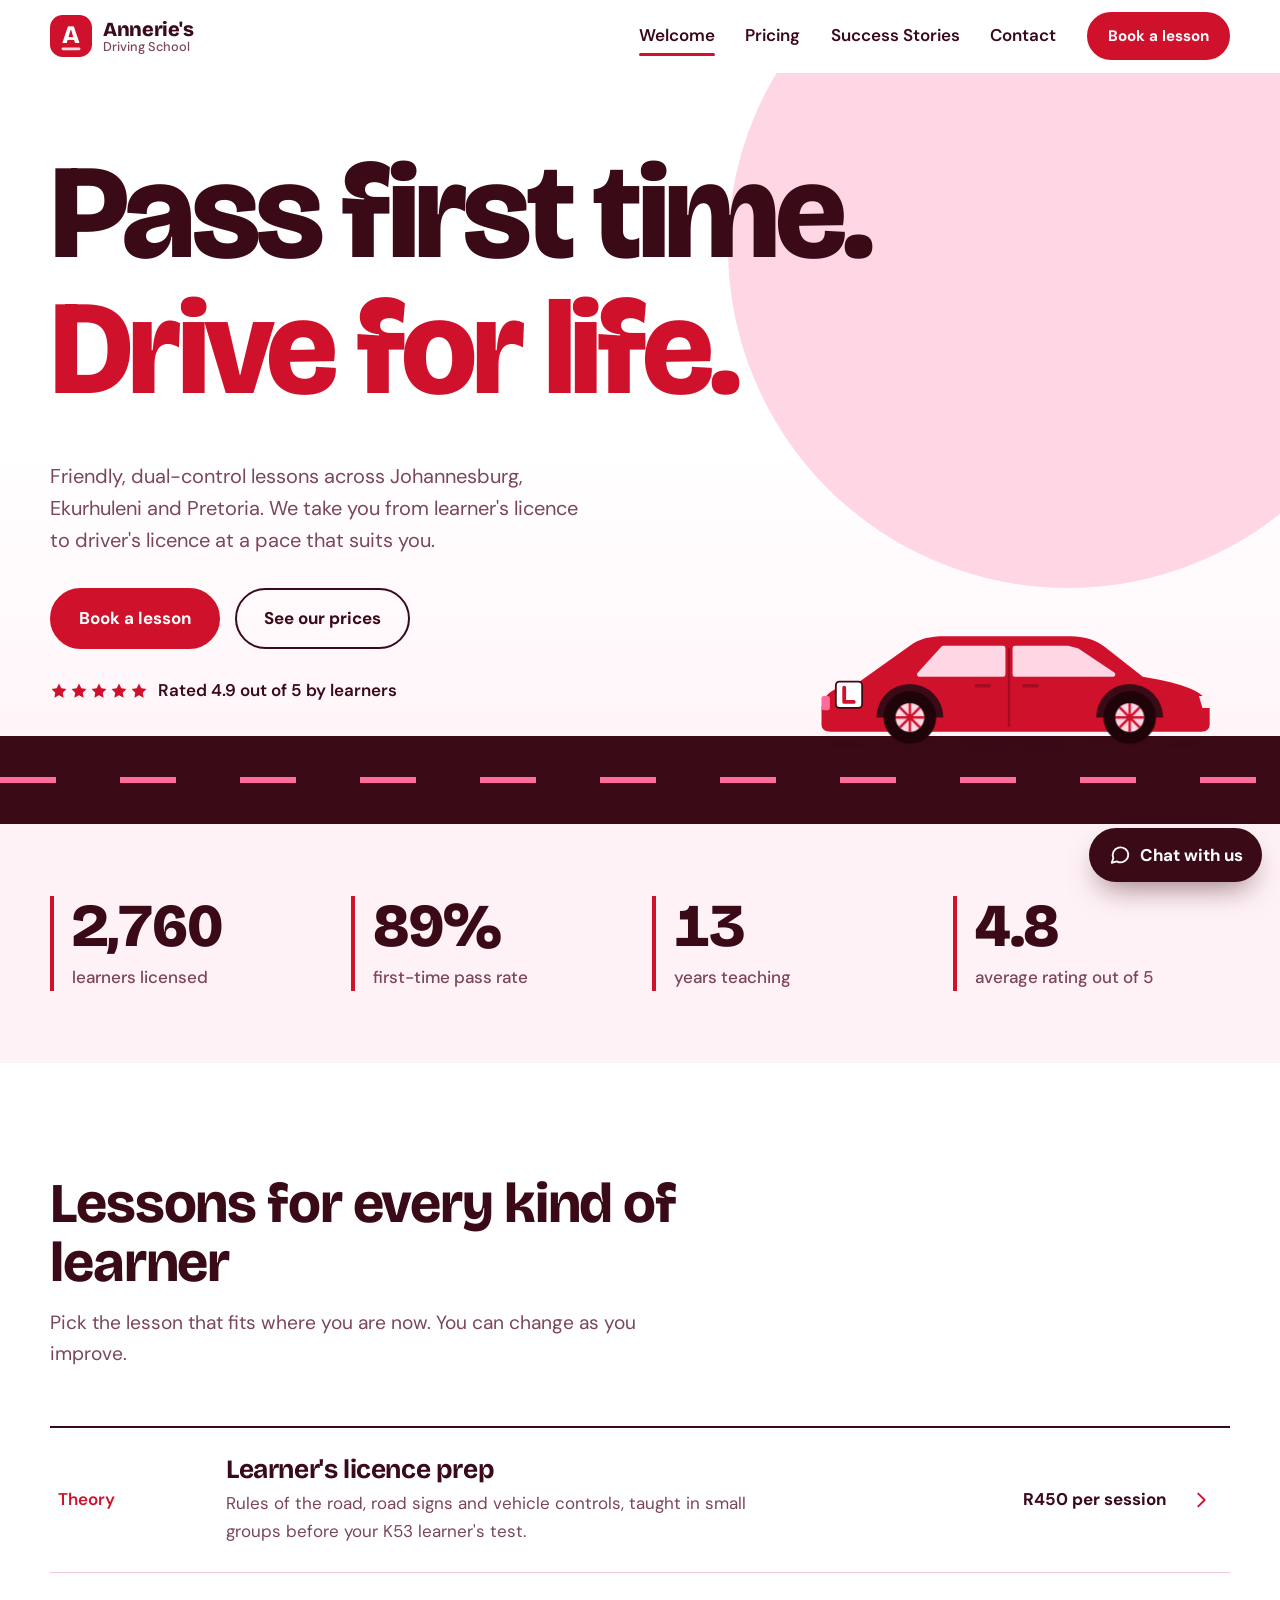
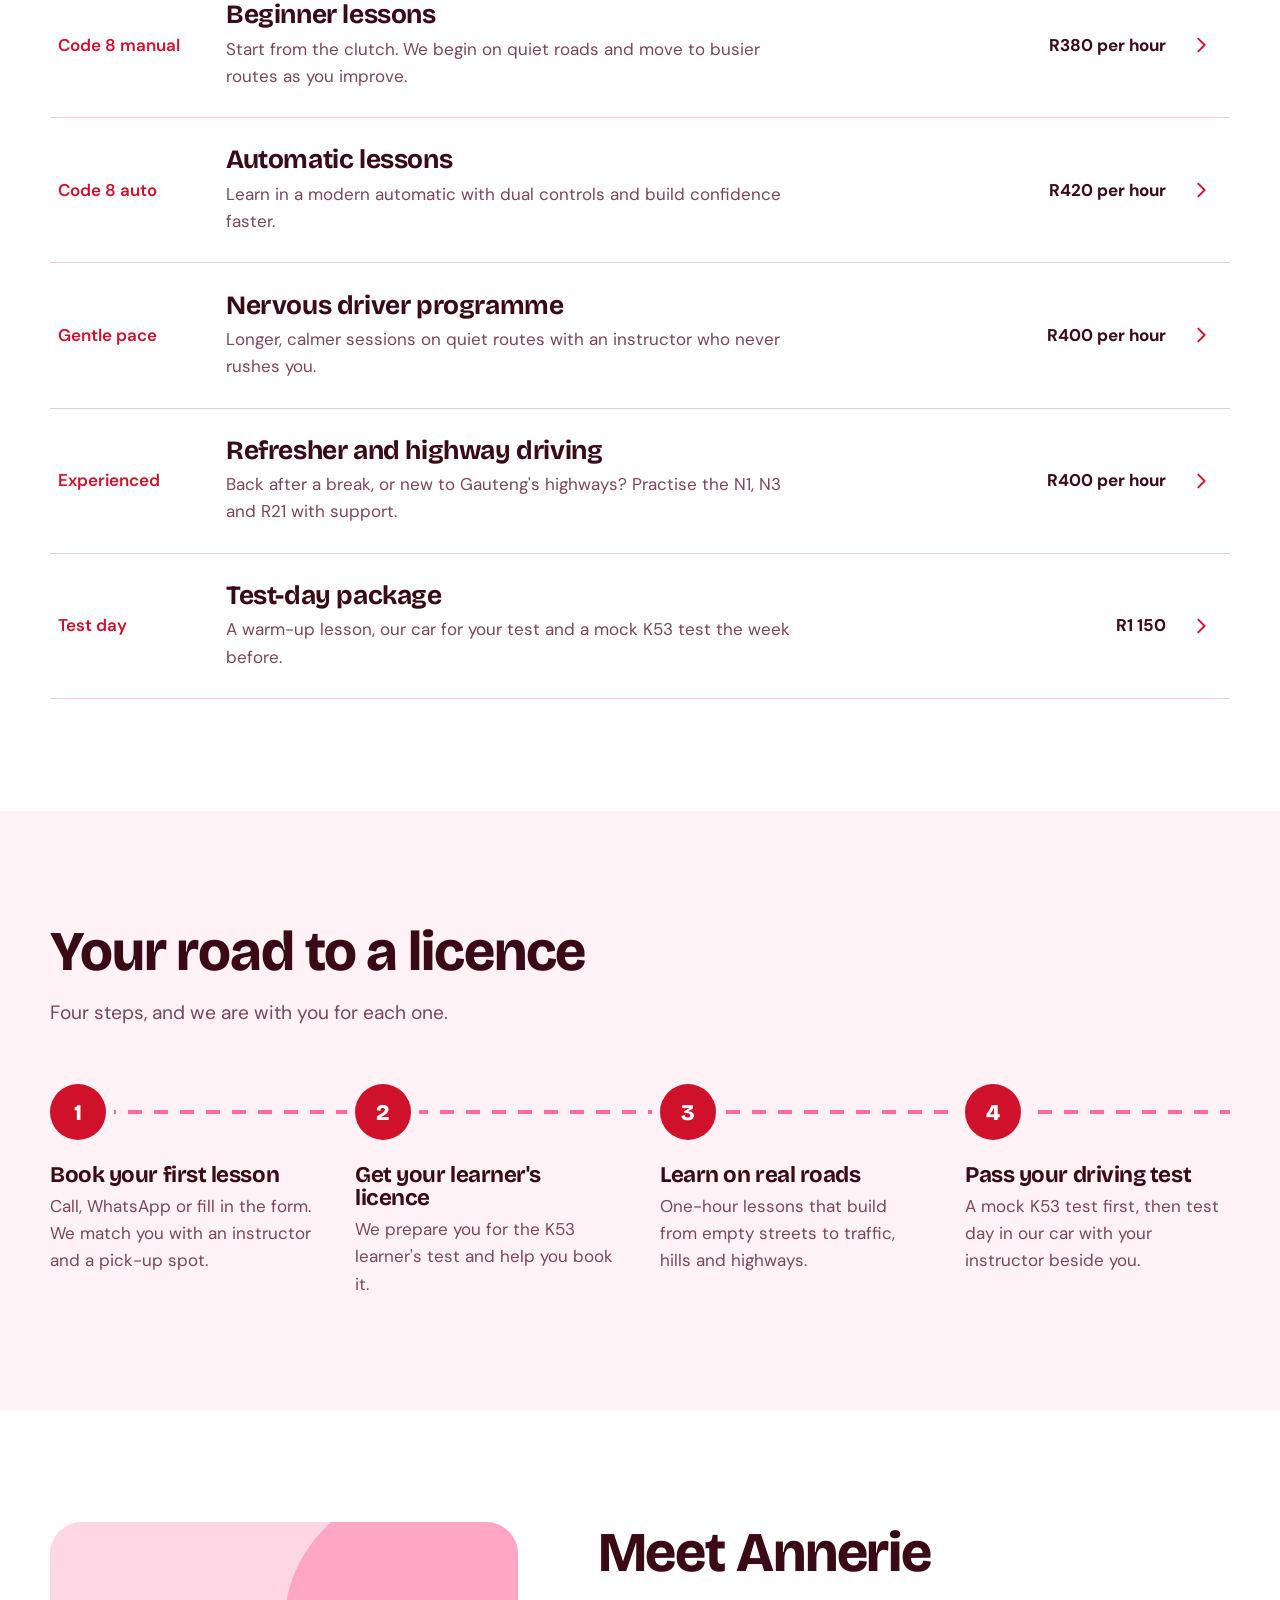
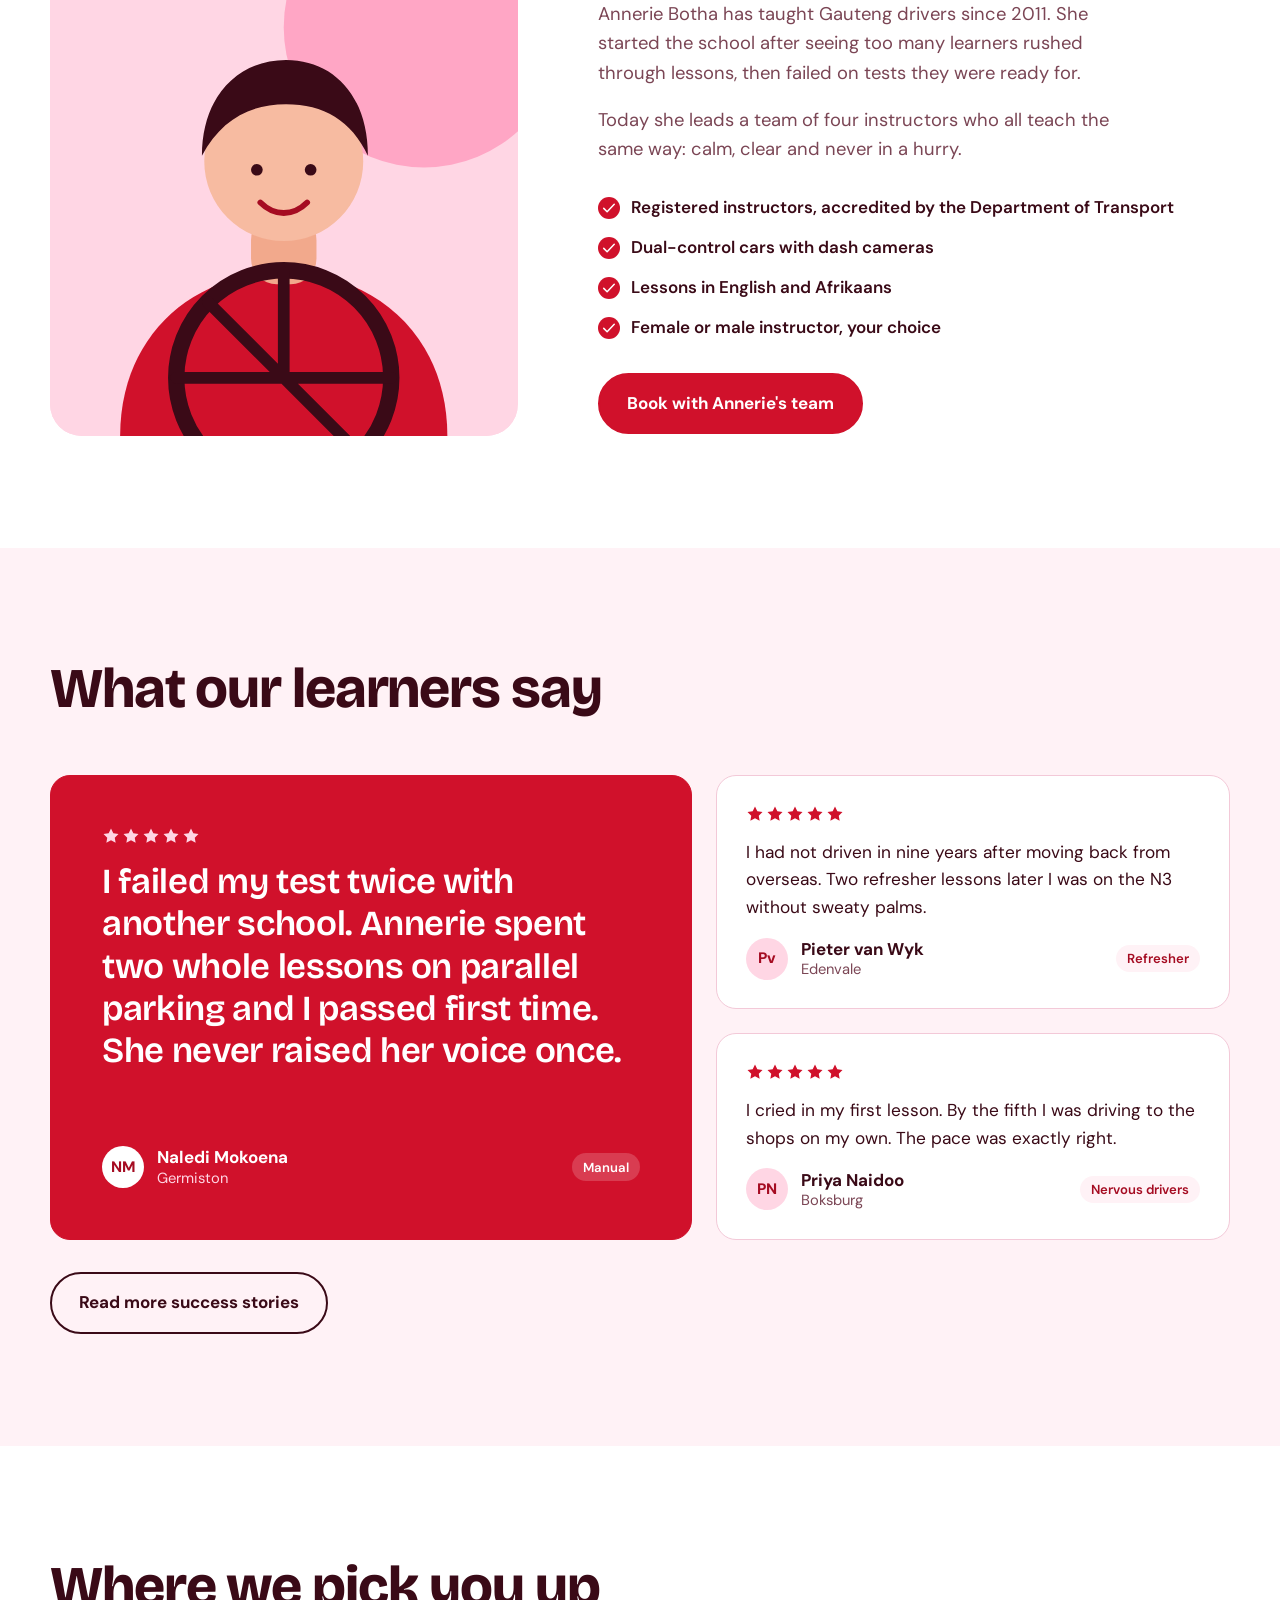
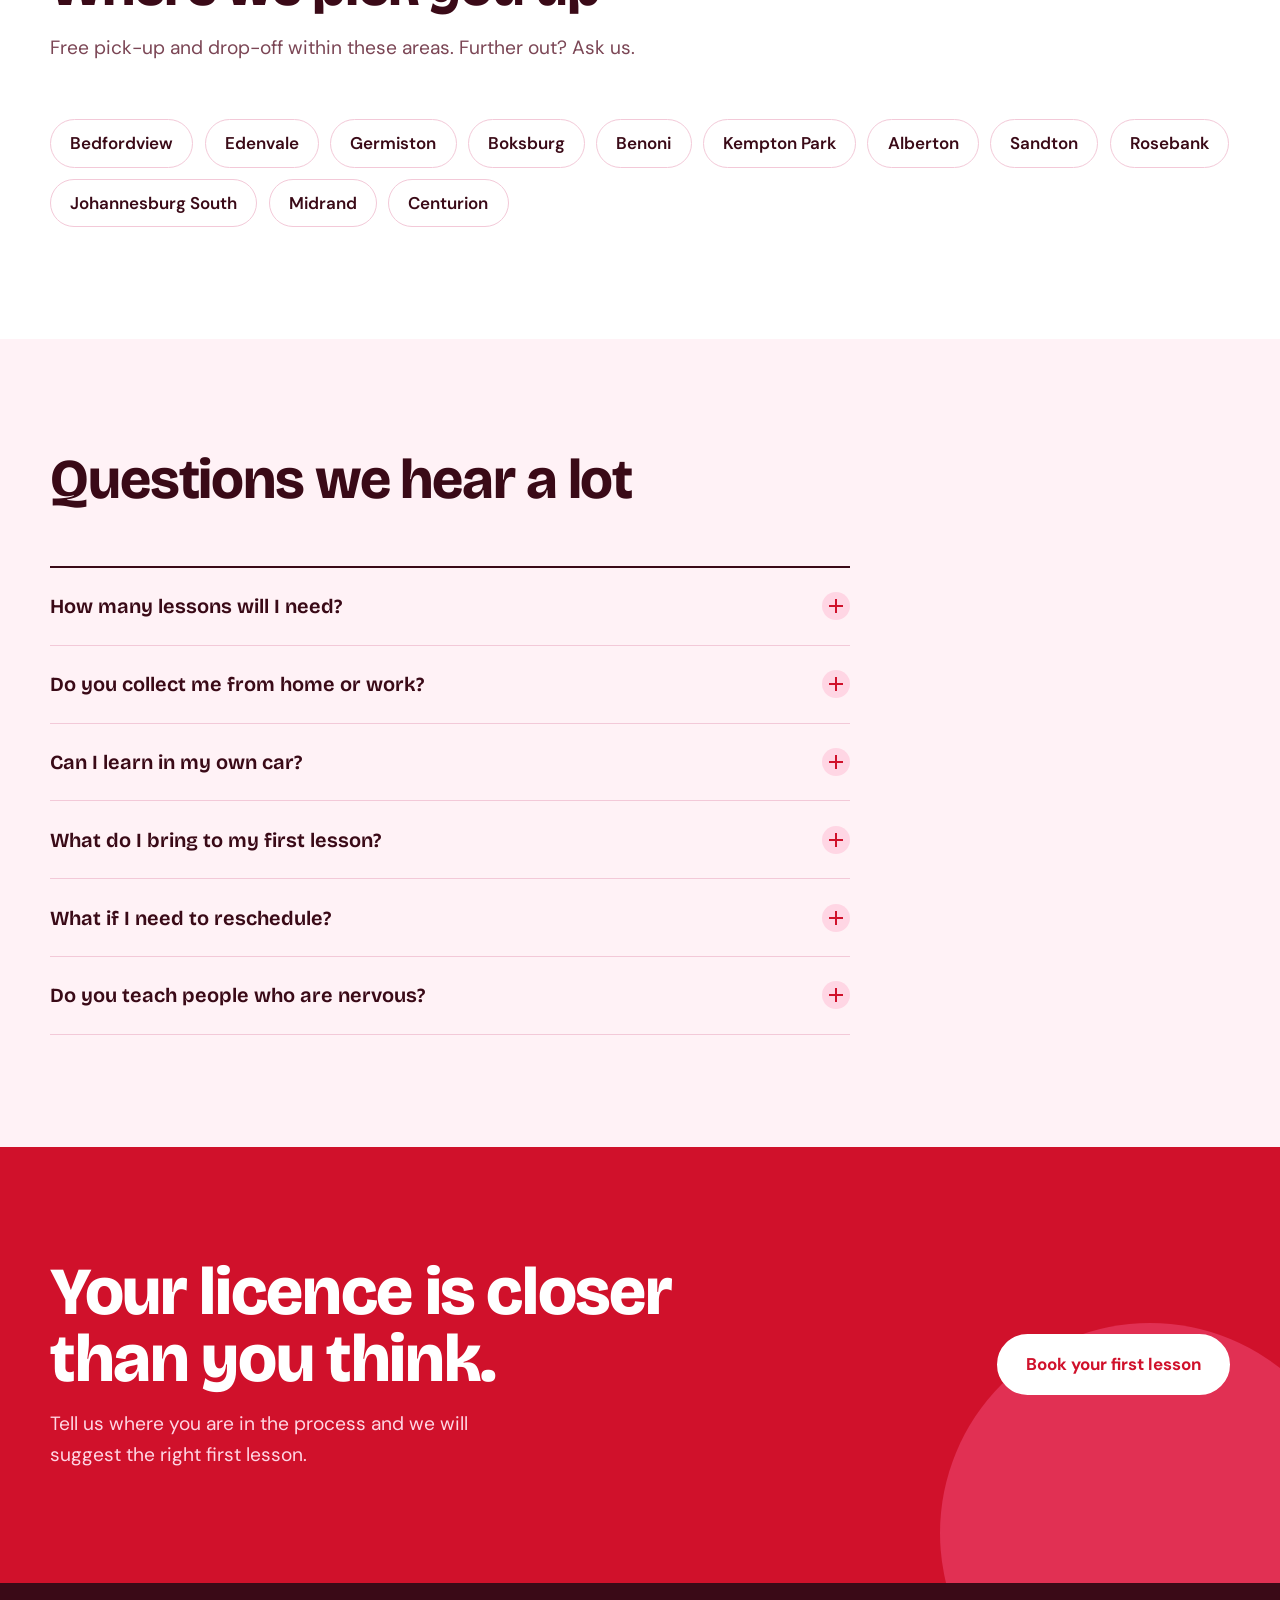
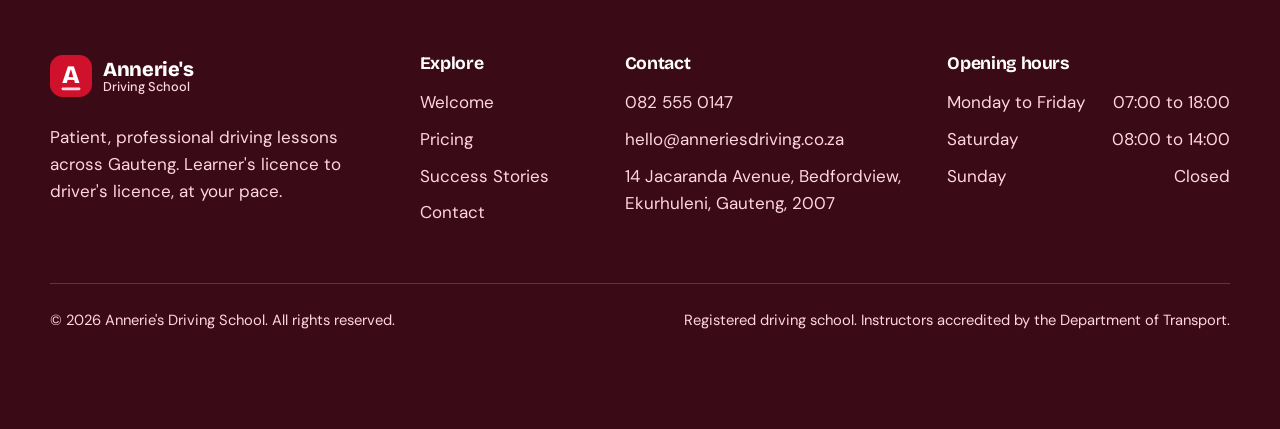
<file: index.html>
<!doctype html>
<html lang="en-ZA">
<head>
  <meta charset="utf-8">
  <meta name="viewport" content="width=device-width, initial-scale=1">
  <title>Annerie's Driving School | Driving lessons in Gauteng</title>
  <meta name="description" content="Friendly, dual-control driving lessons in Johannesburg, Ekurhuleni and Pretoria. Learner's licence prep, beginner and automatic lessons, and test-day packages.">
  <meta name="theme-color" content="#D0112B">
  <meta property="og:title" content="Annerie's Driving School">
  <meta property="og:description" content="Pass first time. Drive for life. Driving lessons across Gauteng.">
  <meta property="og:type" content="website">
  <link rel="icon" href="assets/img/favicon.svg" type="image/svg+xml">
  <link rel="preconnect" href="https://fonts.googleapis.com">
  <link rel="preconnect" href="https://fonts.gstatic.com" crossorigin>
  <link rel="stylesheet" href="https://fonts.googleapis.com/css2?family=Bricolage+Grotesque:opsz,wght@12..96,500..800&family=DM+Sans:opsz,wght@9..40,400..700&display=swap">
  <link rel="stylesheet" href="assets/css/styles.css">
  <script>document.documentElement.className += " js";</script>
  <script src="assets/js/config.js" defer></script>
  <script src="assets/js/main.js" defer></script>
</head>
<body data-page="home">
  <a class="skip" href="#main">Skip to content</a>
  <div id="site-header"></div>

  <main id="main">

    <!-- Hero: headline rises, the car drives in, the road moves as you scroll -->
    <section class="hero">
      <div class="wrap">
        <div class="hero__top">
          <h1 class="hero__title">
            <span class="line" style="--i:0"><span data-bind="home.heroLines.0">Pass first time.</span></span>
            <span class="line line--red" style="--i:1"><span data-bind="home.heroLines.1">Drive for life.</span></span>
          </h1>
        </div>

        <div class="hero__row">
          <div class="hero__copy">
            <p class="hero__lead" data-bind="home.heroLead"></p>
            <div class="hero__cta">
              <a class="btn" href="contact.html" data-bind="home.ctaPrimary.label" data-bind-href="home.ctaPrimary.href">Book a lesson</a>
              <a class="btn btn--ghost" href="pricing.html" data-bind="home.ctaSecondary.label" data-bind-href="home.ctaSecondary.href">See our prices</a>
            </div>
            <p class="hero__proof">
              <span class="stars" role="img" aria-label="5 out of 5 stars">
                <svg viewBox="0 0 24 24" fill="currentColor"><path d="M12 2l3.1 6.3 6.9 1-5 4.9 1.2 6.8L12 17.8 5.8 21 7 14.2l-5-4.9 6.9-1z"/></svg>
                <svg viewBox="0 0 24 24" fill="currentColor"><path d="M12 2l3.1 6.3 6.9 1-5 4.9 1.2 6.8L12 17.8 5.8 21 7 14.2l-5-4.9 6.9-1z"/></svg>
                <svg viewBox="0 0 24 24" fill="currentColor"><path d="M12 2l3.1 6.3 6.9 1-5 4.9 1.2 6.8L12 17.8 5.8 21 7 14.2l-5-4.9 6.9-1z"/></svg>
                <svg viewBox="0 0 24 24" fill="currentColor"><path d="M12 2l3.1 6.3 6.9 1-5 4.9 1.2 6.8L12 17.8 5.8 21 7 14.2l-5-4.9 6.9-1z"/></svg>
                <svg viewBox="0 0 24 24" fill="currentColor"><path d="M12 2l3.1 6.3 6.9 1-5 4.9 1.2 6.8L12 17.8 5.8 21 7 14.2l-5-4.9 6.9-1z"/></svg>
              </span>
              <span data-bind="home.proof"></span>
            </p>
          </div>

          <!-- Car illustration (inline SVG, no image to download) -->
          <div class="car-wrap">
            <svg class="car" viewBox="0 0 360 130" role="img" aria-label="A red learner car with an L plate">
              <ellipse cx="180" cy="122" rx="160" ry="6" fill="#3A0A17" opacity=".18"/>
              <path d="M18 94c0-14 12-20 32-24l42-30c8-6 16-8 30-8h104c14 0 24 4 33 12l28 22c24 4 54 10 56 26v14c0 4-3 6-7 6H26c-5 0-8-2-8-6z" fill="#D0112B"/>
              <polygon points="100,64 120,42 170,42 170,64" fill="#FFD6E4" stroke="#FFD6E4" stroke-width="4" stroke-linejoin="round"/>
              <polygon points="180,42 224,42 232,44 262,64 180,64" fill="#FFD6E4" stroke="#FFD6E4" stroke-width="4" stroke-linejoin="round"/>
              <path d="M175 42v66" stroke="#A50C22" stroke-width="2"/>
              <rect x="186" y="72" width="14" height="3" rx="1.5" fill="#A50C22"/>
              <rect x="146" y="72" width="14" height="3" rx="1.5" fill="#A50C22"/>
              <path d="M334 82h9v10h-6z" fill="#FFF2F6"/>
              <rect x="18" y="82" width="7" height="12" rx="2" fill="#FF6B9D"/>
              <!-- L plate -->
              <g transform="translate(30 70)">
                <rect width="22" height="22" rx="3" fill="#fff" stroke="#3A0A17" stroke-width="1.5"/>
                <path d="M7 5v12h8" fill="none" stroke="#D0112B" stroke-width="3.2" stroke-linecap="round" stroke-linejoin="round"/>
              </g>
              <!-- Wheels -->
              <g transform="translate(92 100)">
                <path d="M-28 0a28 28 0 0 1 56 0z" fill="#3A0A17"/>
                <g class="car__spin"><g class="car__roll">
                  <circle r="22" fill="#1E0409"/><circle r="12" fill="#FFD6E4"/>
                  <path d="M0-12V12M-12 0H12M-8.5-8.5L8.5 8.5M-8.5 8.5L8.5-8.5" stroke="#D0112B" stroke-width="2"/>
                </g></g>
              </g>
              <g transform="translate(276 100)">
                <path d="M-28 0a28 28 0 0 1 56 0z" fill="#3A0A17"/>
                <g class="car__spin"><g class="car__roll">
                  <circle r="22" fill="#1E0409"/><circle r="12" fill="#FFD6E4"/>
                  <path d="M0-12V12M-12 0H12M-8.5-8.5L8.5 8.5M-8.5 8.5L8.5-8.5" stroke="#D0112B" stroke-width="2"/>
                </g></g>
              </g>
            </svg>
          </div>
        </div>
      </div>
      <div class="road" aria-hidden="true"><div class="road__dash"></div></div>
    </section>

    <!-- Numbers -->
    <section class="section section--blush" style="padding-block: clamp(3rem, 6vw, 4.5rem)">
      <div class="wrap">
        <div class="stats" data-render="stats"></div>
      </div>
    </section>

    <!-- Services -->
    <section class="section">
      <div class="wrap">
        <div class="section__head">
          <h2 class="h2" data-bind="home.servicesTitle"></h2>
          <p class="lede" data-bind="home.servicesLead"></p>
        </div>
        <div class="services" data-render="services"></div>
      </div>
    </section>

    <!-- Process -->
    <section class="section section--blush">
      <div class="wrap">
        <div class="section__head">
          <h2 class="h2" data-bind="home.stepsTitle"></h2>
          <p class="lede" data-bind="home.stepsLead"></p>
        </div>
        <ol class="steps" data-render="steps"></ol>
      </div>
    </section>

    <!-- About -->
    <section class="section">
      <div class="wrap about">
        <!-- Replace this illustration with a real photo: <img src="assets/img/annerie.jpg" alt="Annerie Botha, owner and lead instructor"> -->
        <div class="about__media" data-reveal>
          <svg viewBox="0 0 400 440" role="img" aria-label="Illustration of Annerie behind a steering wheel" preserveAspectRatio="xMidYMid slice">
            <rect width="400" height="440" fill="#FFD6E4"/>
            <circle cx="320" cy="90" r="120" fill="#FF6B9D" opacity=".45"/>
            <path d="M60 440c0-86 62-140 140-140s140 54 140 140z" fill="#D0112B"/>
            <rect x="172" y="250" width="56" height="60" rx="22" fill="#F2A98C"/>
            <circle cx="200" cy="205" r="68" fill="#F7BBA1"/>
            <path d="M130 200c0-52 32-82 72-82s70 30 70 82c-14-30-38-44-70-44s-56 14-72 44z" fill="#3A0A17"/>
            <circle cx="177" cy="212" r="5" fill="#3A0A17"/><circle cx="223" cy="212" r="5" fill="#3A0A17"/>
            <path d="M180 240c12 12 28 12 40 0" fill="none" stroke="#A50C22" stroke-width="5" stroke-linecap="round"/>
            <circle cx="200" cy="390" r="92" fill="none" stroke="#3A0A17" stroke-width="14"/>
            <path d="M200 390V300M108 390h184M135 325l130 130" stroke="#3A0A17" stroke-width="10" stroke-linecap="round"/>
          </svg>
        </div>
        <div class="about__text" data-reveal>
          <h2 class="h2" data-bind="about.title"></h2>
          <p data-bind="about.paragraphs.0"></p>
          <p data-bind="about.paragraphs.1"></p>
          <ul class="ticks" data-render="aboutpoints"></ul>
          <div style="margin-top:2rem"><a class="btn" href="contact.html">Book with Annerie's team</a></div>
        </div>
      </div>
    </section>

    <!-- Testimonials -->
    <section class="section section--blush">
      <div class="wrap">
        <div class="section__head">
          <h2 class="h2" data-bind="home.quotesTitle"></h2>
        </div>
        <div data-render="testimonials" data-layout="feature"></div>
        <p style="margin-top:2rem"><a class="btn btn--ghost" href="success-stories.html">Read more success stories</a></p>
      </div>
    </section>

    <!-- Areas -->
    <section class="section">
      <div class="wrap">
        <div class="section__head">
          <h2 class="h2" data-bind="home.areasTitle"></h2>
          <p class="lede" data-bind="home.areasLead"></p>
        </div>
        <ul class="area-list" data-render="areas"></ul>
      </div>
    </section>

    <!-- FAQ -->
    <section class="section section--blush">
      <div class="wrap">
        <div class="section__head">
          <h2 class="h2" data-bind="home.faqTitle"></h2>
        </div>
        <div class="faqs" data-render="faq" data-cat="general"></div>
      </div>
    </section>

    <!-- Call to action -->
    <section class="cta section">
      <div class="wrap">
        <div>
          <h2 data-bind="home.ctaBand.title"></h2>
          <p data-bind="home.ctaBand.text"></p>
        </div>
        <a class="btn btn--white" href="contact.html" data-bind="home.ctaBand.button.label" data-bind-href="home.ctaBand.button.href"></a>
      </div>
    </section>

  </main>

  <div id="site-footer"></div>

</body>
</html>
</file>
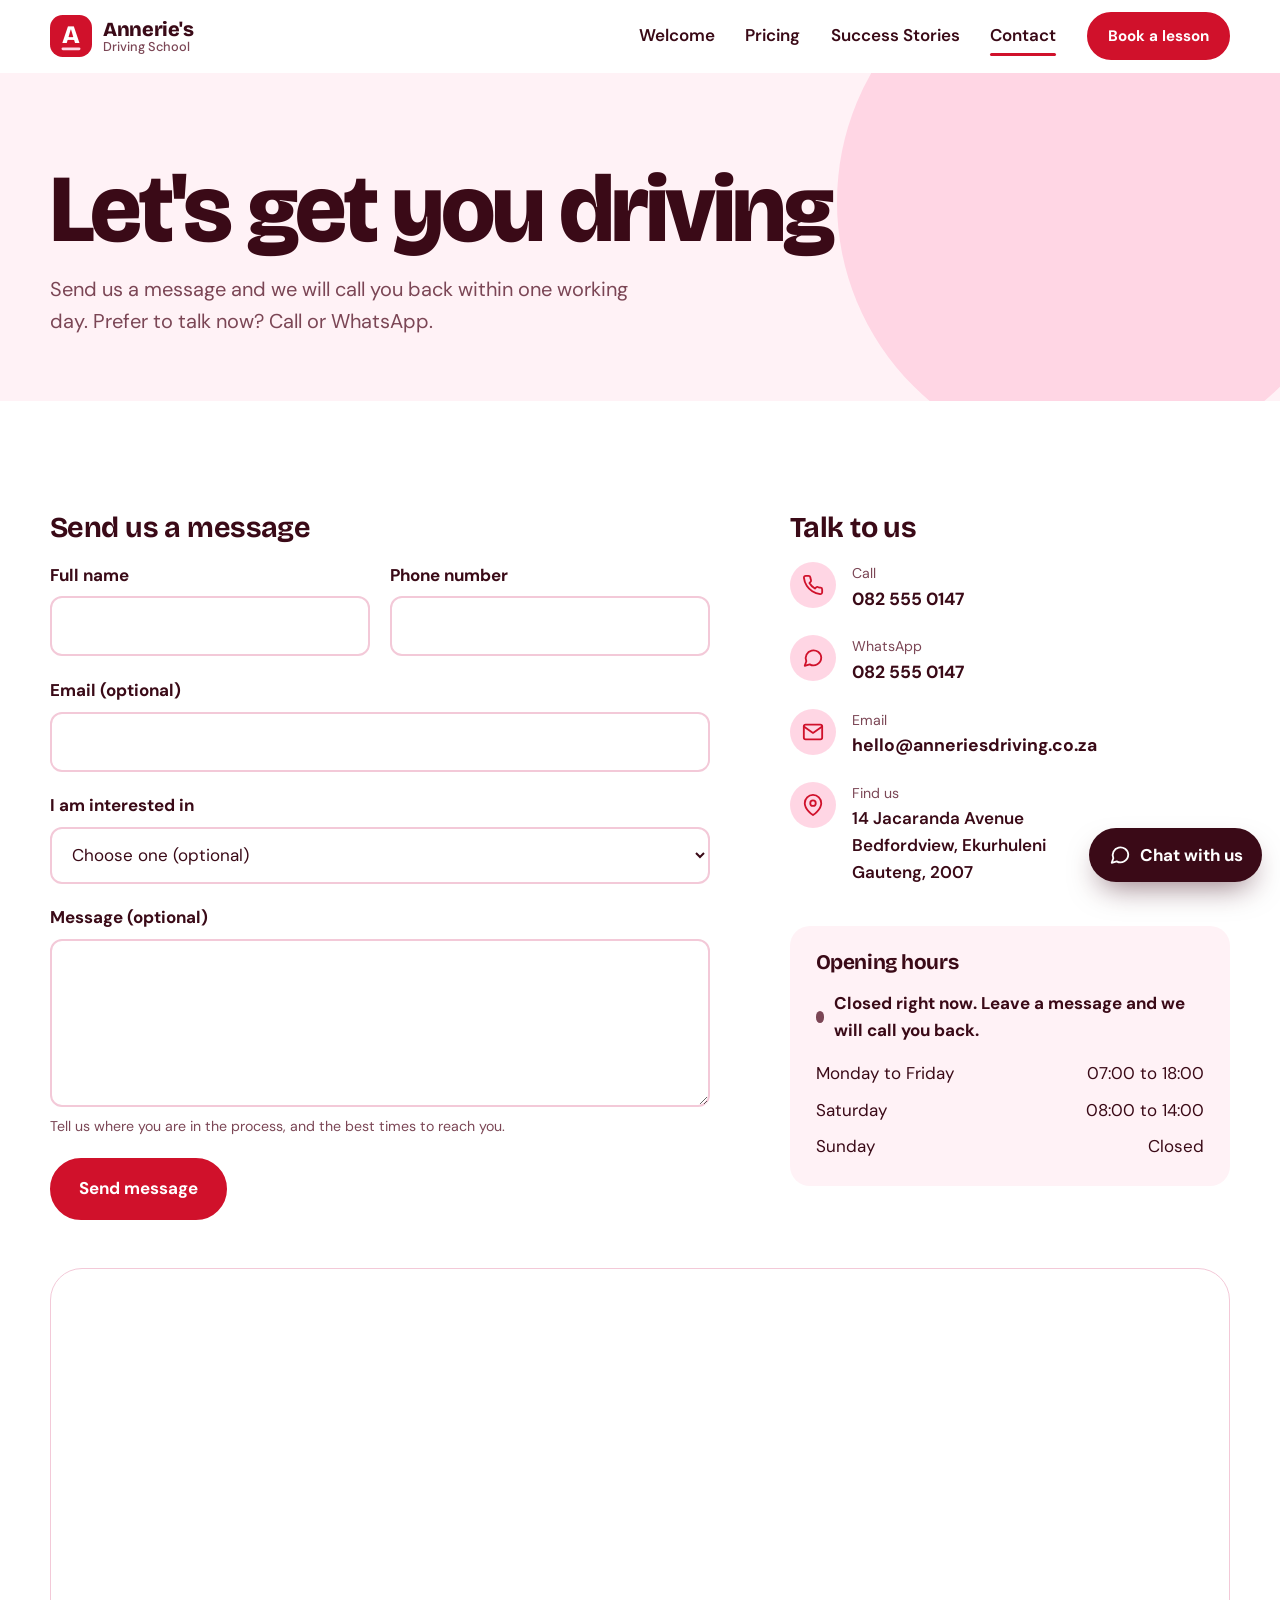
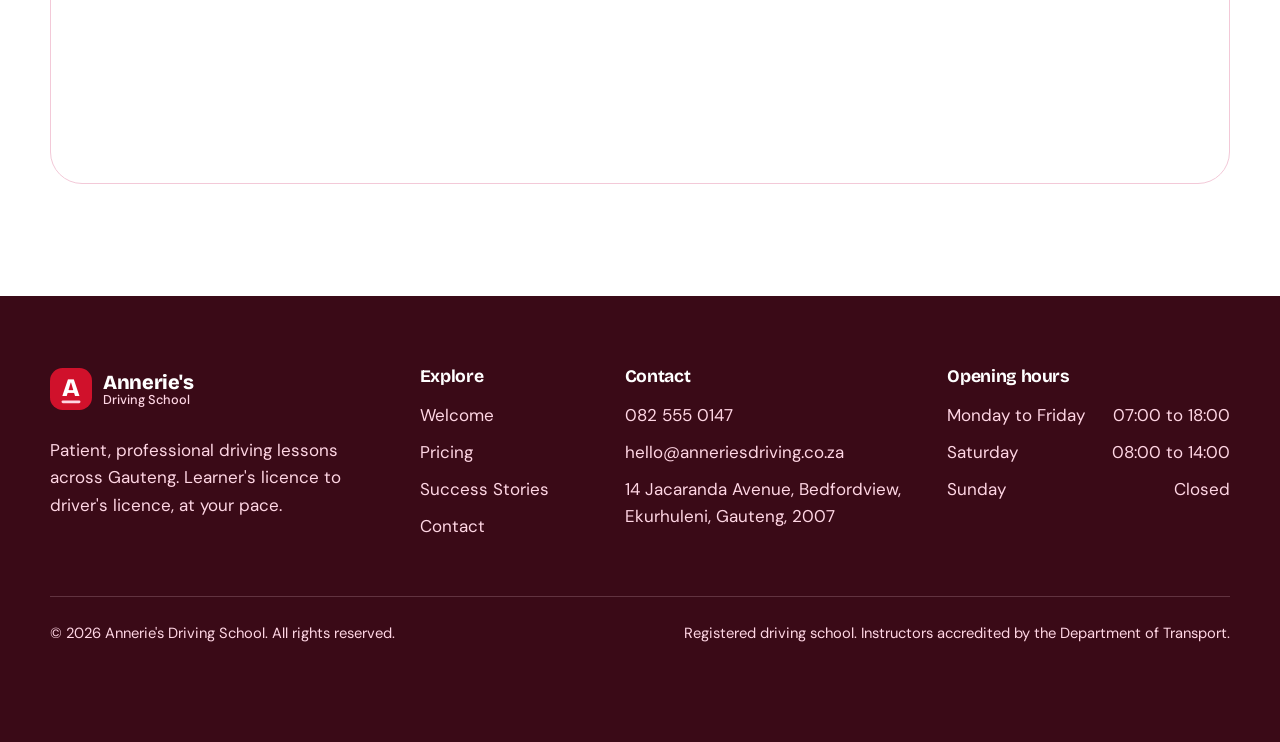
<file: contact.html>
<!doctype html>
<html lang="en-ZA">
<head>
  <meta charset="utf-8">
  <meta name="viewport" content="width=device-width, initial-scale=1">
  <title>Contact | Annerie's Driving School</title>
  <meta name="description" content="Book a driving lesson with Annerie's Driving School. Call, WhatsApp or send us a message and we will call you back within one working day.">
  <meta name="theme-color" content="#D0112B">
  <meta property="og:title" content="Contact | Annerie's Driving School">
  <meta property="og:type" content="website">
  <link rel="icon" href="assets/img/favicon.svg" type="image/svg+xml">
  <link rel="preconnect" href="https://fonts.googleapis.com">
  <link rel="preconnect" href="https://fonts.gstatic.com" crossorigin>
  <link rel="stylesheet" href="https://fonts.googleapis.com/css2?family=Bricolage+Grotesque:opsz,wght@12..96,500..800&family=DM+Sans:opsz,wght@9..40,400..700&display=swap">
  <link rel="stylesheet" href="assets/css/styles.css">
  <script>document.documentElement.className += " js";</script>
  <script src="assets/js/config.js" defer></script>
  <script src="assets/js/main.js" defer></script>
</head>
<body data-page="contact">
  <a class="skip" href="#main">Skip to content</a>
  <div id="site-header"></div>

  <main id="main">

    <section class="page-hero">
      <div class="wrap">
        <h1 data-bind="contactPage.title">Let's get you driving</h1>
        <p class="lede" data-bind="contactPage.lead"></p>
      </div>
    </section>

    <section class="section">
      <div class="wrap contact-grid">
        <div>
          <h2 class="h3">Send us a message</h2>
          <div data-render="form"></div>
        </div>
        <aside>
          <h2 class="h3">Talk to us</h2>
          <ul class="contact-list" data-render="contactdetails"></ul>
          <div class="hours-card">
            <h3>Opening hours</h3>
            <div data-render="hours"></div>
          </div>
        </aside>
      </div>
      <div class="wrap">
        <div class="map" data-render="map"></div>
      </div>
    </section>

  </main>

  <div id="site-footer"></div>
</body>
</html>
</file>
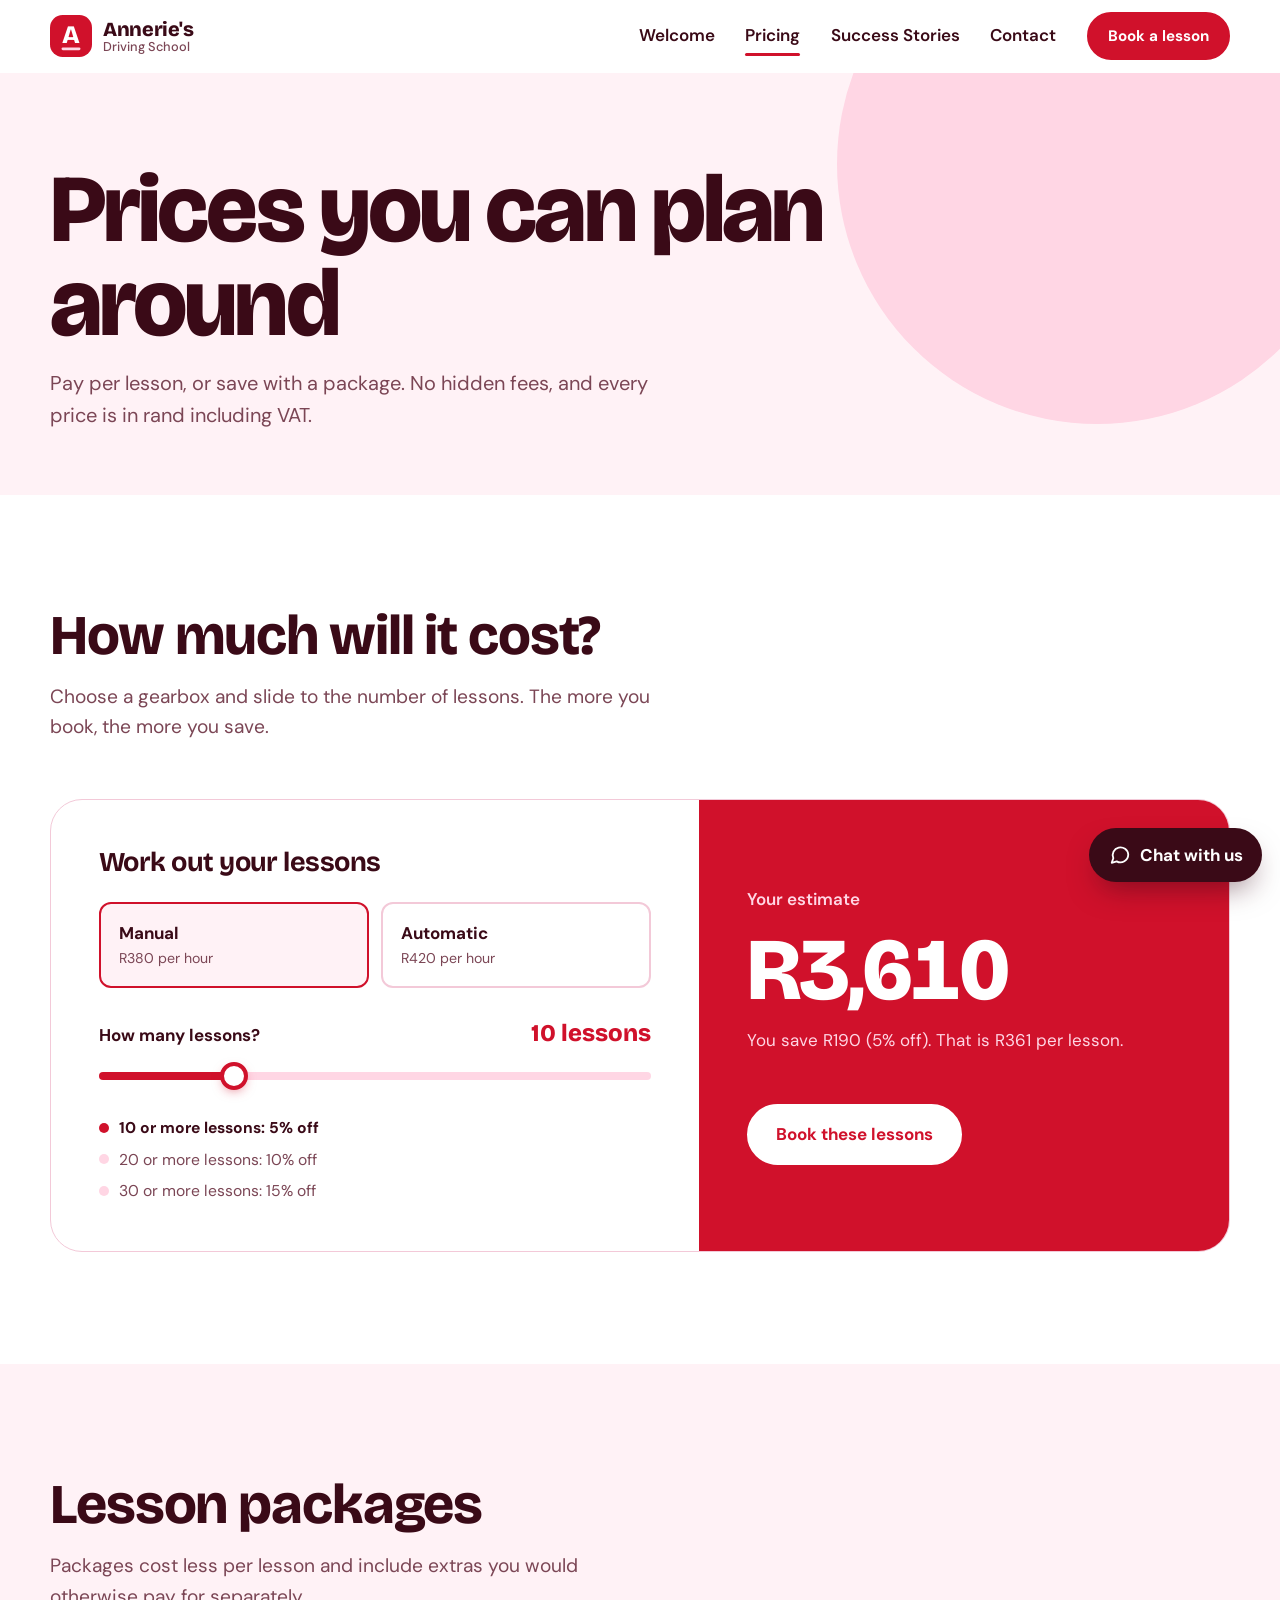
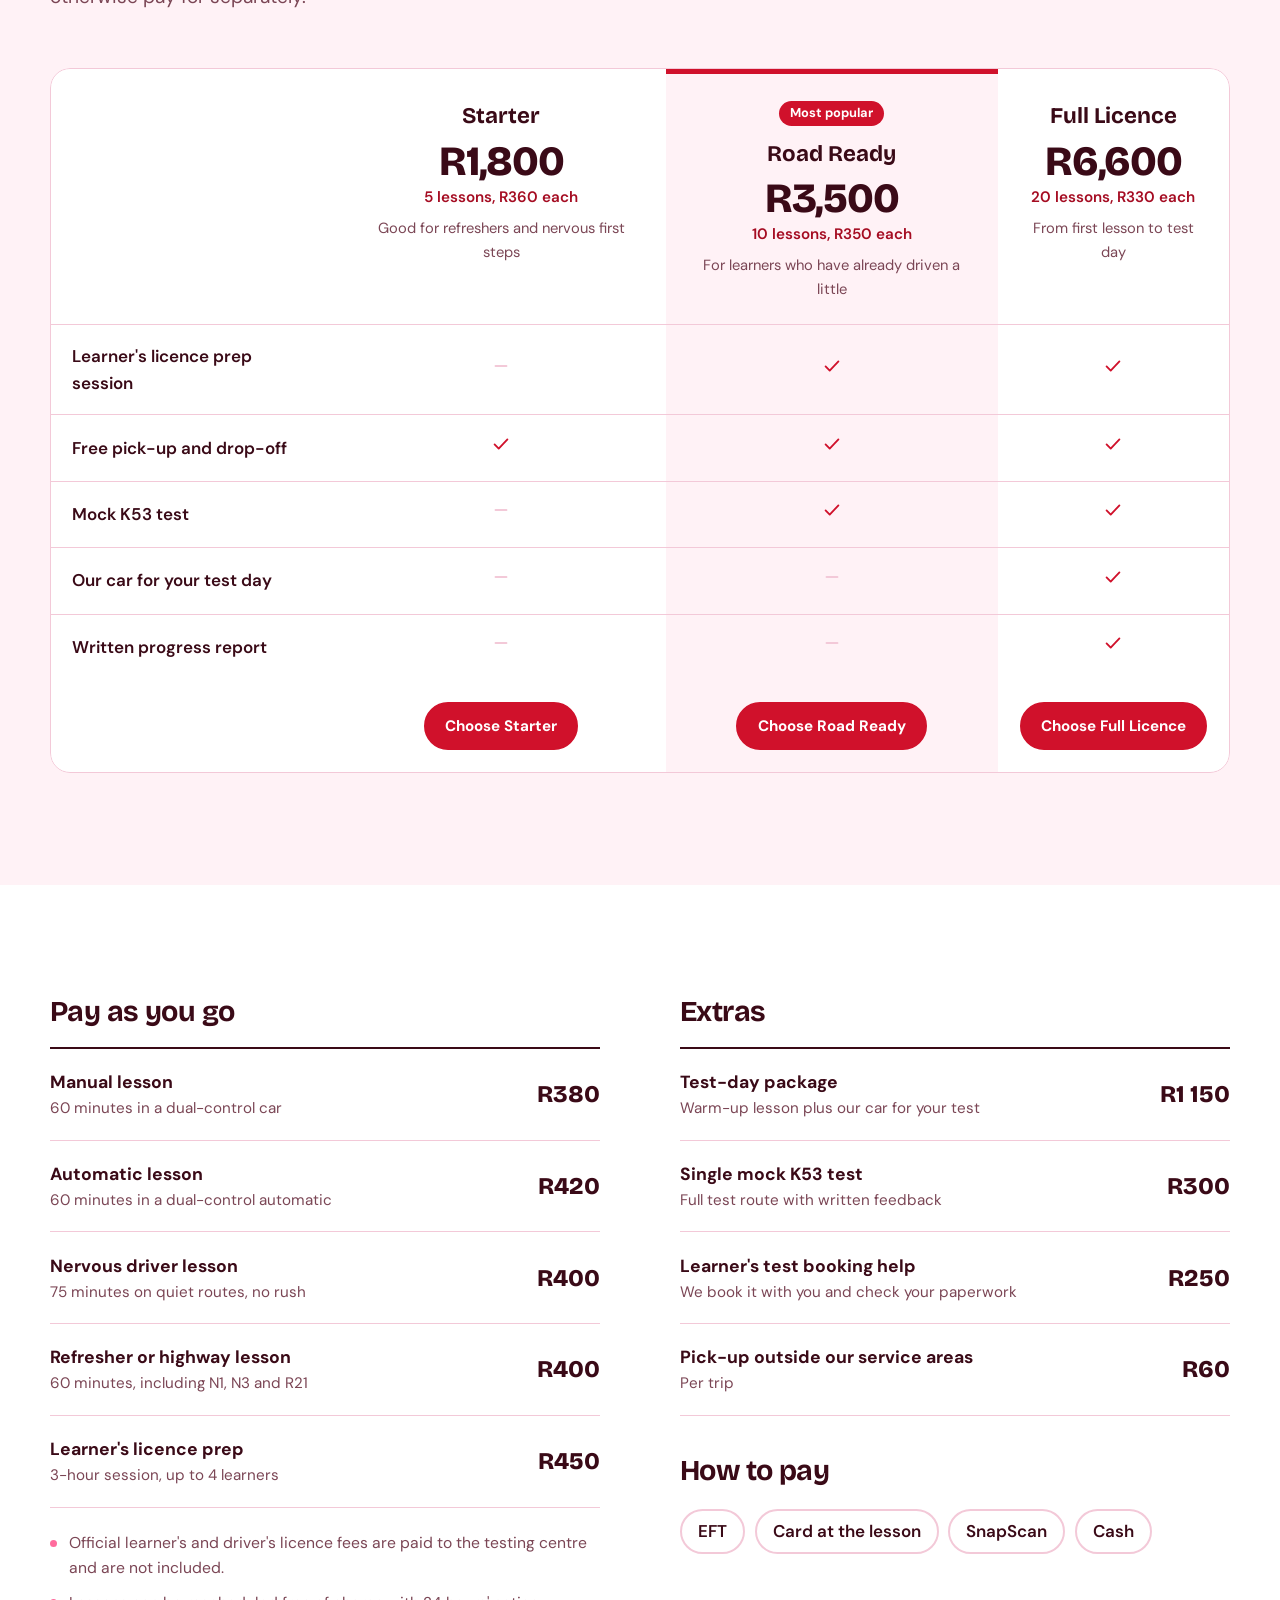
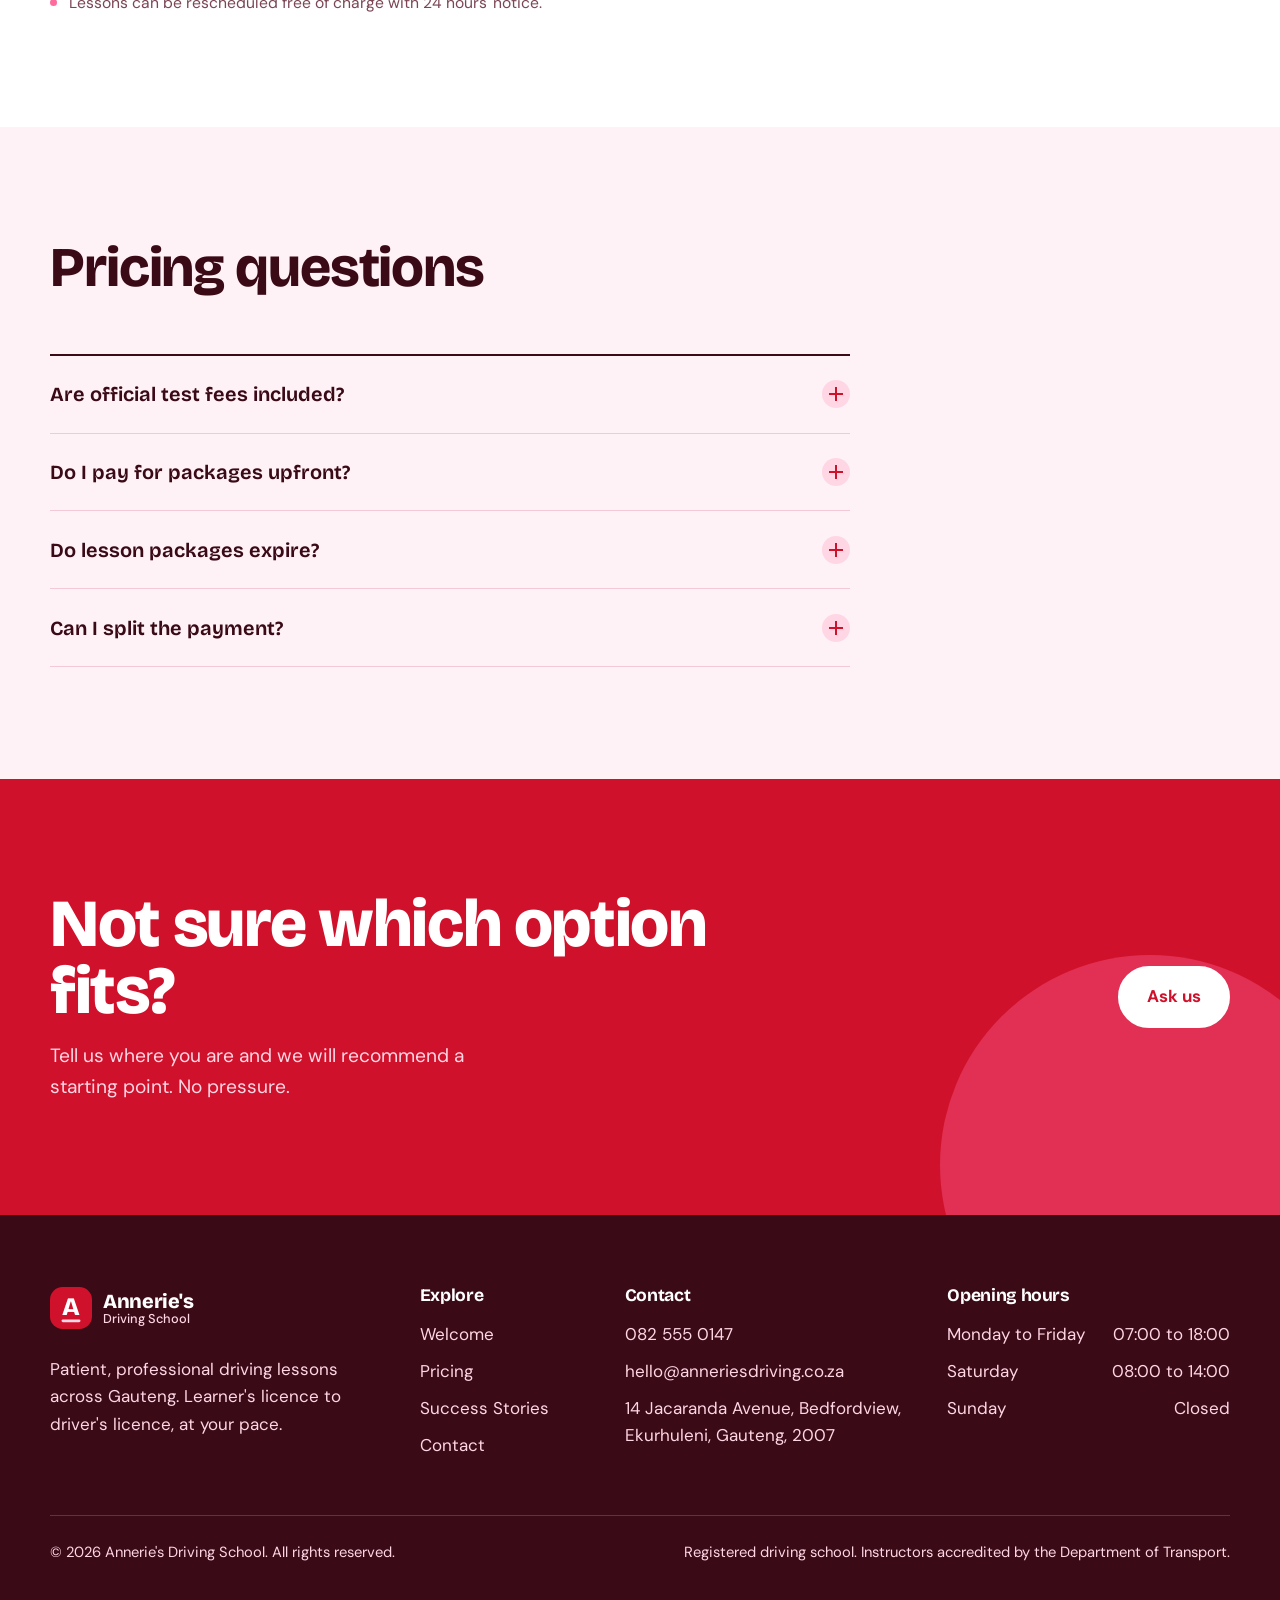
<file: pricing.html>
<!doctype html>
<html lang="en-ZA">
<head>
  <meta charset="utf-8">
  <meta name="viewport" content="width=device-width, initial-scale=1">
  <title>Pricing | Annerie's Driving School</title>
  <meta name="description" content="Clear driving lesson prices in rand. Pay per lesson or save with a package. Use our calculator to work out your lessons.">
  <meta name="theme-color" content="#D0112B">
  <meta property="og:title" content="Pricing | Annerie's Driving School">
  <meta property="og:type" content="website">
  <link rel="icon" href="assets/img/favicon.svg" type="image/svg+xml">
  <link rel="preconnect" href="https://fonts.googleapis.com">
  <link rel="preconnect" href="https://fonts.gstatic.com" crossorigin>
  <link rel="stylesheet" href="https://fonts.googleapis.com/css2?family=Bricolage+Grotesque:opsz,wght@12..96,500..800&family=DM+Sans:opsz,wght@9..40,400..700&display=swap">
  <link rel="stylesheet" href="assets/css/styles.css">
  <script>document.documentElement.className += " js";</script>
  <script src="assets/js/config.js" defer></script>
  <script src="assets/js/main.js" defer></script>
</head>
<body data-page="pricing">
  <a class="skip" href="#main">Skip to content</a>
  <div id="site-header"></div>

  <main id="main">

    <section class="page-hero">
      <div class="wrap">
        <h1 data-bind="pricing.title">Prices you can plan around</h1>
        <p class="lede" data-bind="pricing.lead"></p>
      </div>
    </section>

    <!-- Calculator -->
    <section class="section">
      <div class="wrap">
        <div class="section__head">
          <h2 class="h2">How much will it cost?</h2>
          <p class="lede">Choose a gearbox and slide to the number of lessons. The more you book, the more you save.</p>
        </div>
        <div class="calc" data-render="calculator" data-reveal></div>
      </div>
    </section>

    <!-- Packages -->
    <section class="section section--blush">
      <div class="wrap">
        <div class="section__head">
          <h2 class="h2">Lesson packages</h2>
          <p class="lede">Packages cost less per lesson and include extras you would otherwise pay for separately.</p>
        </div>
        <div class="table-scroll" tabindex="0" role="region" aria-label="Lesson packages compared">
          <div data-render="packages"></div>
        </div>
      </div>
    </section>

    <!-- Rates and extras -->
    <section class="section">
      <div class="wrap two-col">
        <div>
          <h2 class="h3">Pay as you go</h2>
          <ul class="rates" data-render="rates"></ul>
          <ul class="notes" data-render="pricenotes"></ul>
        </div>
        <div>
          <h2 class="h3">Extras</h2>
          <ul class="rates" data-render="extras"></ul>
          <h2 class="h3" style="margin-top:2.5rem">How to pay</h2>
          <ul class="pay-list" data-render="payments"></ul>
        </div>
      </div>
    </section>

    <!-- FAQ -->
    <section class="section section--blush">
      <div class="wrap">
        <div class="section__head">
          <h2 class="h2">Pricing questions</h2>
        </div>
        <div class="faqs" data-render="faq" data-cat="pricing"></div>
      </div>
    </section>

    <section class="cta section">
      <div class="wrap">
        <div>
          <h2>Not sure which option fits?</h2>
          <p>Tell us where you are and we will recommend a starting point. No pressure.</p>
        </div>
        <a class="btn btn--white" href="contact.html">Ask us</a>
      </div>
    </section>

  </main>

  <div id="site-footer"></div>
</body>
</html>
</file>
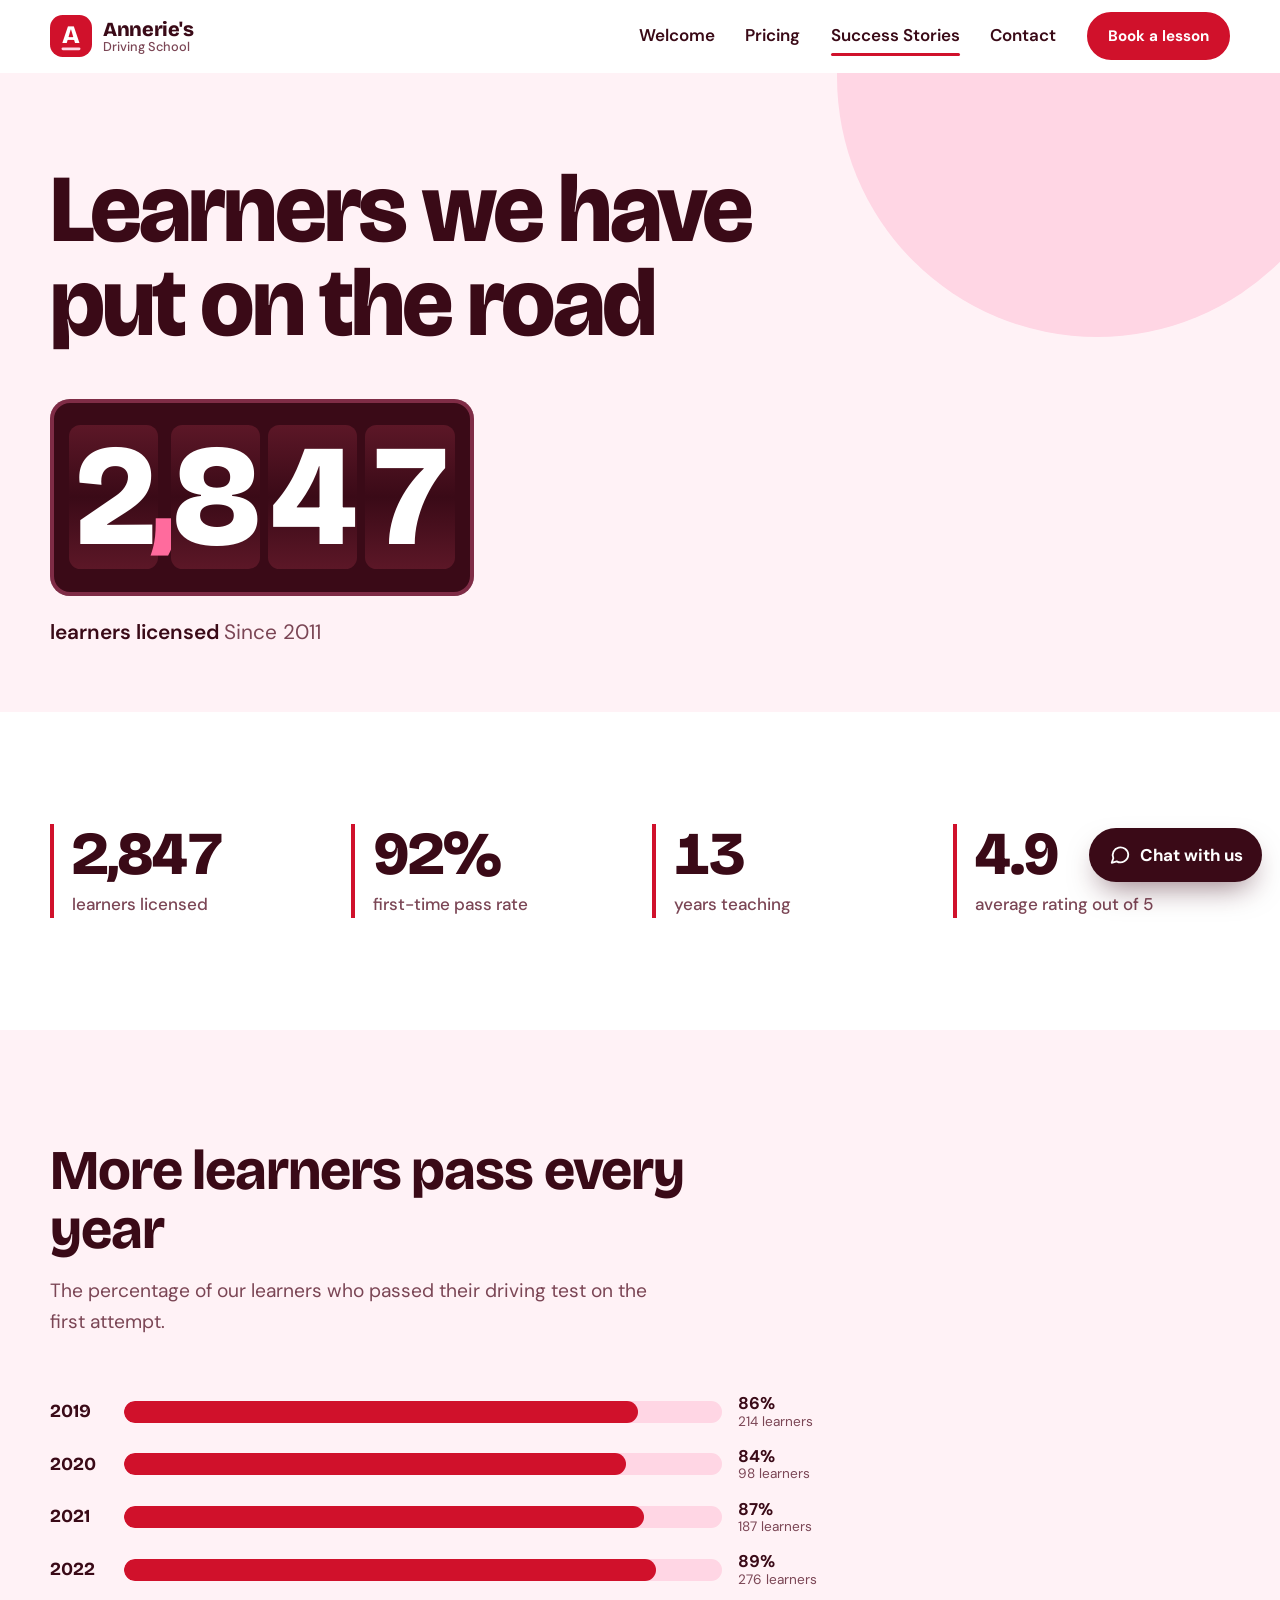
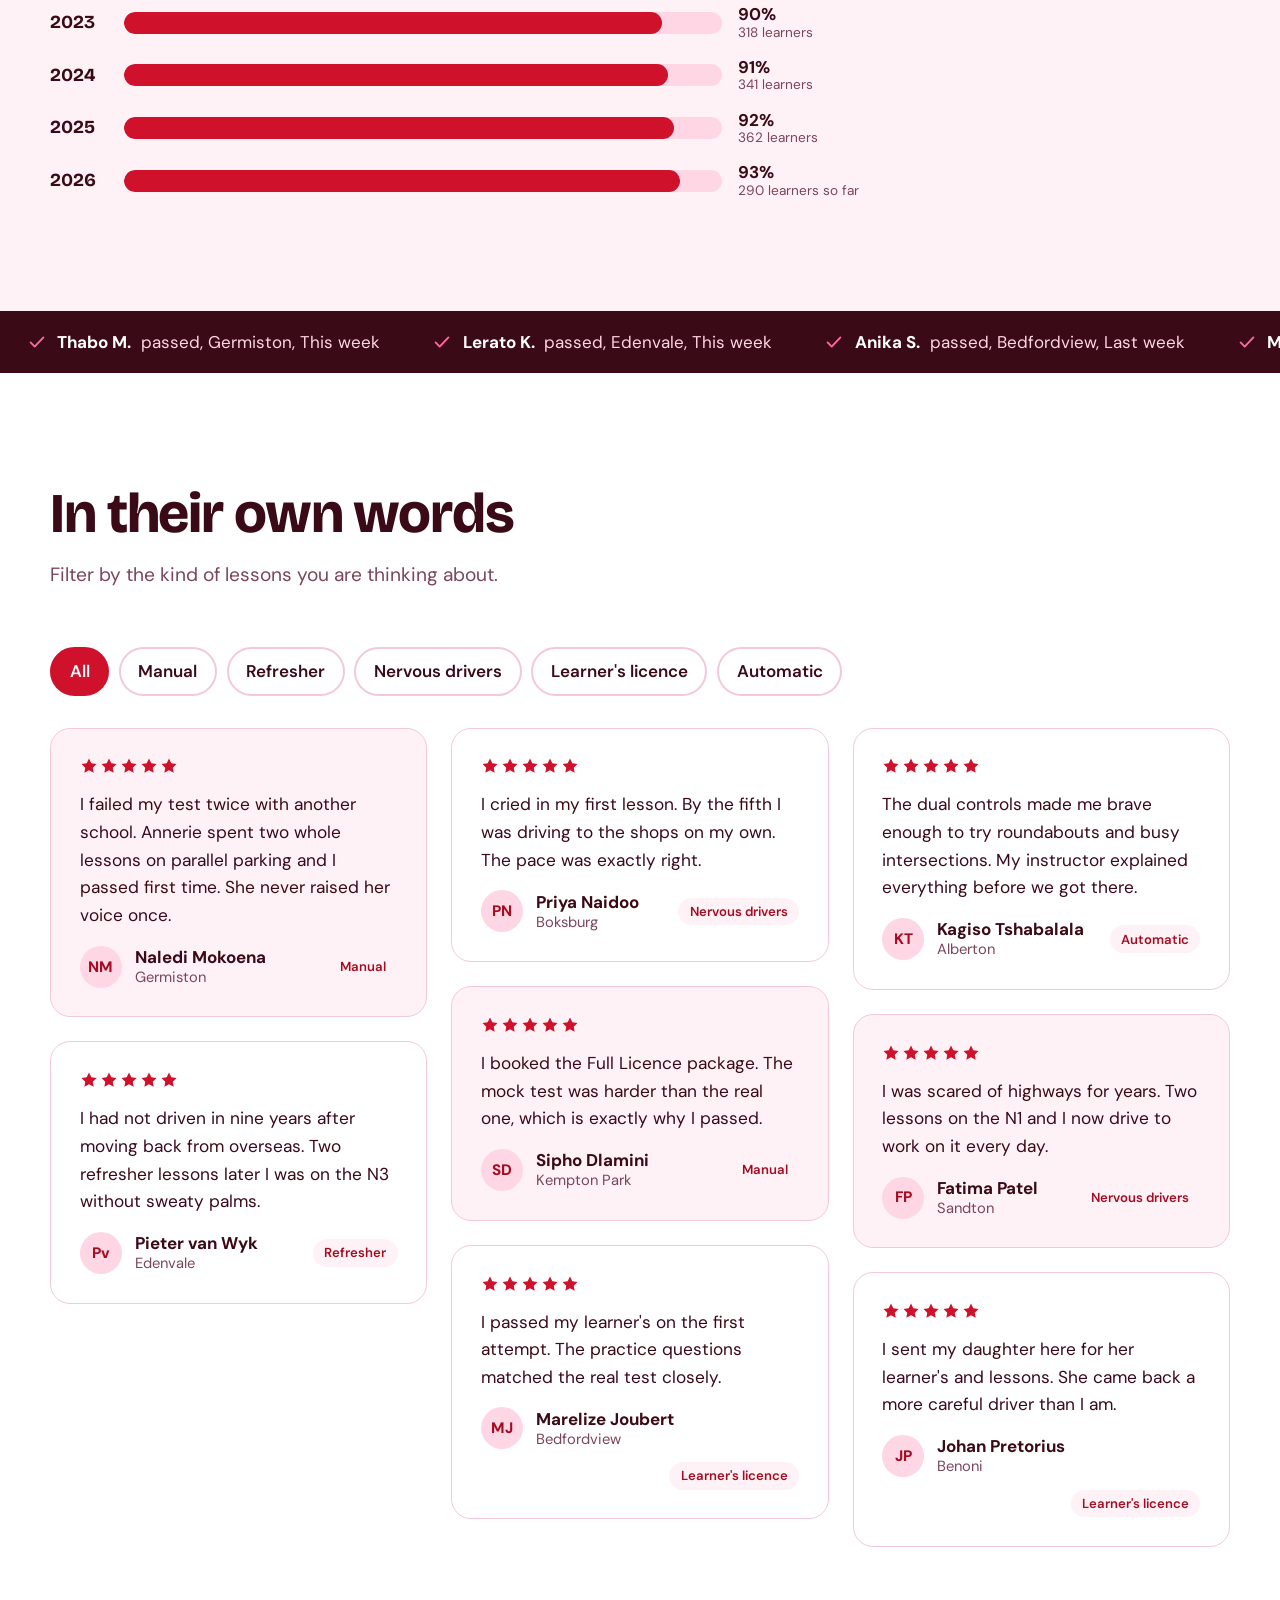
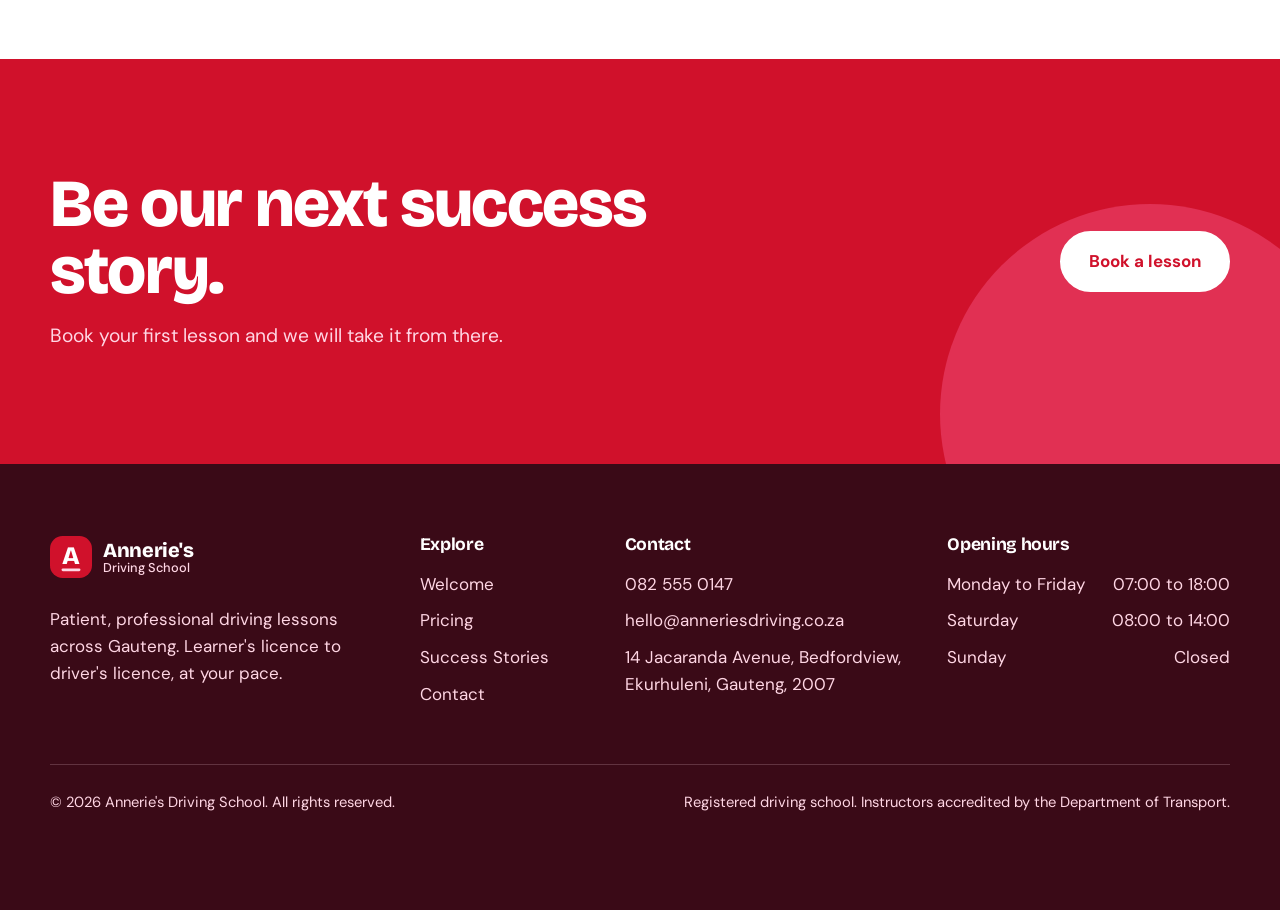
<file: success-stories.html>
<!doctype html>
<html lang="en-ZA">
<head>
  <meta charset="utf-8">
  <meta name="viewport" content="width=device-width, initial-scale=1">
  <title>Success Stories | Annerie's Driving School</title>
  <meta name="description" content="Over 2,800 learners licensed since 2011, with a 92% first-time pass rate. Read what our learners say.">
  <meta name="theme-color" content="#D0112B">
  <meta property="og:title" content="Success Stories | Annerie's Driving School">
  <meta property="og:type" content="website">
  <link rel="icon" href="assets/img/favicon.svg" type="image/svg+xml">
  <link rel="preconnect" href="https://fonts.googleapis.com">
  <link rel="preconnect" href="https://fonts.gstatic.com" crossorigin>
  <link rel="stylesheet" href="https://fonts.googleapis.com/css2?family=Bricolage+Grotesque:opsz,wght@12..96,500..800&family=DM+Sans:opsz,wght@9..40,400..700&display=swap">
  <link rel="stylesheet" href="assets/css/styles.css">
  <script>document.documentElement.className += " js";</script>
  <script src="assets/js/config.js" defer></script>
  <script src="assets/js/main.js" defer></script>
</head>
<body data-page="stories">
  <a class="skip" href="#main">Skip to content</a>
  <div id="site-header"></div>

  <main id="main">

    <!-- The odometer rolls up to the total number of learners when it scrolls into view -->
    <section class="page-hero">
      <div class="wrap">
        <h1 data-bind="stories.title">Learners we have put on the road</h1>
        <div class="odo-wrap">
          <div class="odo" data-render="odometer"></div>
          <p class="odo-caption">learners licensed <span data-bind="stories.since"></span></p>
        </div>
      </div>
    </section>

    <section class="section">
      <div class="wrap">
        <div class="stats" data-render="stats"></div>
      </div>
    </section>

    <!-- Pass rate by year -->
    <section class="section section--blush">
      <div class="wrap">
        <div class="section__head">
          <h2 class="h2">More learners pass every year</h2>
          <p class="lede">The percentage of our learners who passed their driving test on the first attempt.</p>
        </div>
        <div class="bars" data-render="bars"></div>
      </div>
    </section>

    <!-- Recent passes -->
    <div class="ticker" data-render="ticker" role="region" aria-label="Recent passes"></div>

    <!-- Testimonials with filter -->
    <section class="section">
      <div class="wrap">
        <div class="section__head">
          <h2 class="h2">In their own words</h2>
          <p class="lede">Filter by the kind of lessons you are thinking about.</p>
        </div>
        <div data-render="testimonials"></div>
      </div>
    </section>

    <section class="cta section">
      <div class="wrap">
        <div>
          <h2>Be our next success story.</h2>
          <p>Book your first lesson and we will take it from there.</p>
        </div>
        <a class="btn btn--white" href="contact.html">Book a lesson</a>
      </div>
    </section>

  </main>

  <div id="site-footer"></div>
</body>
</html>
</file>
<file: assets/css/styles.css>
/* ==========================================================================
   Annerie's Driving School
   Palette: red, pink, white. Change the colours in :root and the whole
   site follows.
   ========================================================================== */

:root {
  --red: #D0112B;
  --red-deep: #A50C22;
  --wine: #3A0A17;            /* text and road: a deep red-brown instead of black */
  --pink: #FF6B9D;
  --pink-soft: #FFD6E4;
  --blush: #FFF2F6;
  --white: #FFFFFF;
  --ink: #3A0A17;
  --muted: #7B4655;
  --line: #F3C9D8;

  --font-display: "Bricolage Grotesque", "Segoe UI", system-ui, sans-serif;
  --font-body: "DM Sans", "Segoe UI", system-ui, -apple-system, sans-serif;

  --wrap: 1180px;
  --ease: cubic-bezier(.2, .8, .2, 1);
  --r-s: 12px;
  --r-m: 20px;
  --r-l: 32px;
}

/* ---------- Base ---------- */
*, *::before, *::after { box-sizing: border-box; }
html { scroll-behavior: smooth; -webkit-text-size-adjust: 100%; }
body {
  margin: 0;
  font-family: var(--font-body);
  font-size: 1.0625rem;
  line-height: 1.6;
  color: var(--ink);
  background: var(--white);
  -webkit-font-smoothing: antialiased;
}
img, svg, iframe { max-width: 100%; display: block; }
a { color: inherit; }
h1, h2, h3, h4 { font-family: var(--font-display); line-height: 1.05; margin: 0; letter-spacing: -.02em; }
p { margin: 0; }
ul, ol { margin: 0; padding: 0; list-style: none; }
button, input, select, textarea { font: inherit; color: inherit; }

.wrap { width: min(100% - 2.5rem, var(--wrap)); margin-inline: auto; }
.sr-only { position: absolute; width: 1px; height: 1px; overflow: hidden; clip: rect(0 0 0 0); white-space: nowrap; }
.skip { position: absolute; left: 1rem; top: -4rem; z-index: 100; background: var(--wine); color: #fff; padding: .7rem 1rem; border-radius: var(--r-s); }
.skip:focus { top: 1rem; }
:focus-visible { outline: 3px solid var(--red); outline-offset: 3px; border-radius: 4px; }
.ico { display: inline-flex; flex: none; }

/* ---------- Layout helpers ---------- */
.section { padding-block: clamp(4rem, 9vw, 7rem); }
.section--blush { background: var(--blush); }
.section__head { max-width: 42rem; margin-bottom: clamp(2rem, 5vw, 3.5rem); }
.h2 { font-size: clamp(2.1rem, 4.6vw, 3.5rem); font-weight: 750; }
.lede { font-size: 1.2rem; color: var(--muted); margin-top: 1rem; max-width: 38rem; }

/* ---------- Buttons ---------- */
.btn {
  display: inline-flex; align-items: center; justify-content: center; gap: .5rem;
  padding: .95rem 1.7rem; border: 2px solid var(--red); border-radius: 999px;
  background: var(--red); color: #fff; font-weight: 700; text-decoration: none; cursor: pointer;
  transition: transform .25s var(--ease), background .25s, box-shadow .25s var(--ease);
}
.btn:hover { background: var(--red-deep); border-color: var(--red-deep); transform: translateY(-2px); box-shadow: 0 10px 24px -10px rgba(208, 17, 43, .6); }
.btn:active { transform: translateY(0); }
.btn[disabled] { opacity: .6; cursor: progress; }
.btn--small { padding: .6rem 1.2rem; font-size: .95rem; }
.btn--ghost { background: transparent; color: var(--wine); border-color: var(--wine); }
.btn--ghost:hover { background: var(--wine); border-color: var(--wine); box-shadow: none; color: #fff; }
.btn--white { background: #fff; color: var(--red); border-color: #fff; }
.btn--white:hover { background: var(--pink-soft); border-color: var(--pink-soft); box-shadow: none; }

/* ---------- Header ---------- */
.site-header {
  position: sticky; top: 0; z-index: 50;
  background: rgba(255, 255, 255, .88);
  -webkit-backdrop-filter: blur(14px); backdrop-filter: blur(14px);
  border-bottom: 1px solid transparent;
  transition: border-color .3s, box-shadow .3s;
}
.site-header.is-scrolled { border-color: var(--line); box-shadow: 0 8px 30px -22px rgba(58, 10, 23, .5); }
.nav { display: flex; align-items: center; justify-content: space-between; min-height: 72px; gap: 1rem; }
.brand { display: inline-flex; align-items: center; gap: .7rem; text-decoration: none; }
.brand__mark svg { width: 42px; height: 42px; }
.brand__text { display: grid; line-height: 1.1; }
.brand__text strong { font-family: var(--font-display); font-size: 1.25rem; font-weight: 800; letter-spacing: -.02em; }
.brand__text span { font-size: .8rem; color: var(--muted); font-weight: 500; }
.nav__menu { display: flex; align-items: center; gap: 1.9rem; }
.nav__link { position: relative; text-decoration: none; font-weight: 600; padding-block: .3rem; }
.nav__link::after {
  content: ""; position: absolute; left: 0; right: 0; bottom: -2px; height: 3px; border-radius: 2px;
  background: var(--red); transform: scaleX(0); transform-origin: left; transition: transform .3s var(--ease);
}
.nav__link:hover::after, .nav__link[aria-current="page"]::after { transform: scaleX(1); }
.nav__toggle { display: none; width: 46px; height: 46px; border: 0; background: transparent; cursor: pointer; position: relative; border-radius: 50%; }
.nav__toggle span { position: absolute; left: 13px; right: 13px; height: 2.5px; border-radius: 2px; background: var(--wine); transition: transform .3s var(--ease), top .3s var(--ease); }
.nav__toggle span:nth-child(1) { top: 18px; }
.nav__toggle span:nth-child(2) { top: 26px; }
.is-open .nav__toggle span:nth-child(1) { top: 22px; transform: rotate(45deg); }
.is-open .nav__toggle span:nth-child(2) { top: 22px; transform: rotate(-45deg); }

@media (max-width: 860px) {
  .nav__toggle { display: block; }
  .nav__menu {
    position: absolute; left: 0; right: 0; top: 100%;
    flex-direction: column; align-items: stretch; gap: 0; padding: .5rem 1.25rem 1.5rem;
    background: #fff; border-bottom: 1px solid var(--line);
    visibility: hidden; opacity: 0; transform: translateY(-8px);
    transition: opacity .25s, transform .25s var(--ease), visibility .25s;
  }
  .is-open .nav__menu { visibility: visible; opacity: 1; transform: none; }
  .nav__link { padding: 1rem 0; border-bottom: 1px solid var(--line); font-size: 1.15rem; }
  .nav__link::after { display: none; }
  .nav__menu .btn { margin-top: 1.1rem; }
}

/* ---------- Hero ---------- */
.hero {
  position: relative; overflow: hidden;
  padding-top: clamp(2.5rem, 6vw, 5rem);
  background: linear-gradient(180deg, #fff 0%, #fff 50%, var(--blush) 100%);
}
.hero::before {
  content: ""; position: absolute; z-index: 0; right: -10%; top: -22%;
  width: min(72vw, 680px); aspect-ratio: 1; border-radius: 50%; background: var(--pink-soft);
}
.hero__top, .hero__row { position: relative; z-index: 1; }
.hero__title { font-size: clamp(3.2rem, 10.5vw, 8.6rem); font-weight: 800; line-height: .93; letter-spacing: -.035em; }
.line { display: block; overflow: hidden; padding-bottom: .08em; }
.line > span { display: block; }
.line--red { color: var(--red); }
.hero__row { display: grid; gap: 2rem; align-items: end; margin-top: clamp(1.5rem, 3vw, 2.5rem); }
.hero__lead { max-width: 33rem; font-size: 1.25rem; color: var(--muted); }
.hero__cta { display: flex; flex-wrap: wrap; gap: .9rem; margin-top: 2rem; }
.hero__proof { display: flex; align-items: center; gap: .6rem; margin-top: 1.75rem; font-weight: 600; padding-bottom: 2rem; }
.stars { display: inline-flex; gap: 2px; color: var(--red); }
.stars .off { color: var(--line); }
.stars svg { width: 18px; height: 18px; }
.car-wrap { position: relative; z-index: 2; width: min(100%, 430px); margin: 0 0 -17px auto; }
.car { --wheel: 0deg; width: 100%; height: auto; overflow: visible; }
.car__spin, .car__roll { transform-box: fill-box; transform-origin: center; }
.car__roll { transform: rotate(var(--wheel)); }
.road { position: relative; height: 88px; background: var(--wine); overflow: hidden; --road-x: 0px; }
.road__dash {
  position: absolute; left: 0; right: -720px; top: 50%; height: 6px; transform: translateY(-50%);
  background: repeating-linear-gradient(90deg, var(--pink) 0 56px, transparent 56px 120px);
  background-position-x: var(--road-x);
}
@media (min-width: 900px) {
  .hero__row { grid-template-columns: 1.05fr .95fr; }
}
@media (max-width: 899px) { .car-wrap { margin-inline: auto; } .hero__proof { padding-bottom: 0; } }

/* ---------- Stats ---------- */
.stats { display: grid; grid-template-columns: repeat(2, 1fr); gap: 2rem 1.5rem; }
.stat { border-left: 4px solid var(--red); padding-left: 1.1rem; }
.stat__num { display: block; font-family: var(--font-display); font-size: clamp(2.4rem, 5vw, 3.8rem); font-weight: 800; line-height: 1; letter-spacing: -.03em; font-variant-numeric: tabular-nums; }
.stat__label { display: block; margin-top: .4rem; color: var(--muted); font-weight: 500; }
@media (min-width: 800px) { .stats { grid-template-columns: repeat(4, 1fr); } }

/* ---------- Services ---------- */
.services { border-top: 2px solid var(--wine); }
.service {
  display: grid; grid-template-columns: 9rem 1fr auto 2rem; gap: 1.5rem; align-items: center;
  padding: 1.7rem .5rem; border-bottom: 1px solid var(--line); text-decoration: none;
  transition: background .3s var(--ease), padding .3s var(--ease);
}
.service:hover, .service:focus-visible { background: var(--blush); padding-inline: 1.25rem; }
.service__code { font-weight: 600; color: var(--red); }
.service__name { display: block; font-family: var(--font-display); font-size: 1.65rem; font-weight: 700; letter-spacing: -.015em; line-height: 1.1; }
.service__text { display: block; margin-top: .4rem; color: var(--muted); max-width: 36rem; }
.service__price { font-weight: 700; white-space: nowrap; }
.service__go { color: var(--red); transition: transform .3s var(--ease); }
.service:hover .service__go { transform: translateX(6px); }
@media (max-width: 760px) {
  .service { grid-template-columns: 1fr; gap: .4rem; }
  .service__go { display: none; }
  .service__price { margin-top: .4rem; }
}

/* ---------- Steps (a real sequence, so numbered) ---------- */
.steps { position: relative; display: grid; gap: 2rem; }
.step { display: grid; grid-template-columns: 56px 1fr; gap: 1.1rem; align-items: start; }
.step__marker {
  position: relative; z-index: 1; width: 56px; height: 56px; border-radius: 50%; display: grid; place-items: center;
  background: var(--red); color: #fff; font-family: var(--font-display); font-weight: 800; font-size: 1.4rem;
  box-shadow: 0 0 0 8px var(--blush);
}
.step__title { font-size: 1.4rem; font-weight: 700; margin-bottom: .4rem; }
.step__text { color: var(--muted); }
@media (min-width: 900px) {
  .steps { grid-template-columns: repeat(4, 1fr); gap: 2.5rem; }
  .step { display: block; }
  .step__marker { margin-bottom: 1.4rem; }
  .steps::before {
    content: ""; position: absolute; left: 0; right: 0; top: 26px; height: 4px;
    background: repeating-linear-gradient(90deg, var(--pink) 0 14px, transparent 14px 26px);
    transform: scaleX(0); transform-origin: left; transition: transform 1.8s var(--ease);
  }
  .steps.is-in::before { transform: scaleX(1); }
}
.steps .step__marker { transition: transform .5s var(--ease), opacity .5s; transition-delay: calc(var(--n) * .3s); }

/* ---------- About ---------- */
.about { display: grid; gap: 3rem; align-items: center; }
.about__media { position: relative; border-radius: var(--r-l); background: var(--pink-soft); aspect-ratio: 4 / 4.4; overflow: hidden; }
.about__media svg, .about__media img { width: 100%; height: 100%; object-fit: cover; }
.about__text p { color: var(--muted); font-size: 1.15rem; margin-top: 1.1rem; max-width: 34rem; }
.ticks { margin-top: 1.8rem; display: grid; gap: .8rem; }
.ticks li { display: flex; gap: .7rem; align-items: flex-start; font-weight: 600; }
.ticks .ico { color: #fff; background: var(--red); border-radius: 50%; padding: 2px; margin-top: 3px; }
.ticks .ico svg { width: 18px; height: 18px; }
@media (min-width: 900px) { .about { grid-template-columns: .85fr 1.15fr; gap: 5rem; } }

/* ---------- Quotes ---------- */
.quote { display: flex; flex-direction: column; gap: 1rem; margin: 0; padding: 1.8rem; border-radius: var(--r-m); background: #fff; border: 1px solid var(--line); break-inside: avoid; }
.quote blockquote { margin: 0; font-size: 1.08rem; }
.quote figcaption { display: flex; align-items: center; gap: .8rem; margin-top: auto; flex-wrap: wrap; }
.quote__avatar { width: 42px; height: 42px; border-radius: 50%; display: grid; place-items: center; background: var(--pink-soft); color: var(--red-deep); font-weight: 800; font-size: .95rem; flex: none; }
.quote__who { display: grid; line-height: 1.25; }
.quote__who span { color: var(--muted); font-size: .92rem; }
.quote__tag { margin-left: auto; padding: .2rem .7rem; border-radius: 999px; background: var(--blush); color: var(--red-deep); font-size: .82rem; font-weight: 600; }
.quotes--feature { display: grid; gap: 1.5rem; }
.quotes__side { display: grid; gap: 1.5rem; align-content: start; }
.quote--lead { height: 100%; background: var(--red); border-color: var(--red); color: #fff; padding: clamp(2rem, 4vw, 3.2rem); }
.quote--lead blockquote { font-family: var(--font-display); font-size: clamp(1.5rem, 3vw, 2.2rem); line-height: 1.2; font-weight: 600; letter-spacing: -.01em; }
.quote--lead .stars { color: var(--pink-soft); }
.quote--lead .quote__avatar { background: #fff; }
.quote--lead .quote__who span { color: var(--pink-soft); }
.quote--lead .quote__tag { background: rgba(255, 255, 255, .18); color: #fff; }
@media (min-width: 900px) { .quotes--feature { grid-template-columns: 1.25fr 1fr; align-items: stretch; } }
.quotes--grid { columns: 1; column-gap: 1.5rem; }
.quotes--grid .quote { margin-bottom: 1.5rem; }
.quotes--grid .quote:nth-child(3n + 1) { background: var(--blush); }
@media (min-width: 700px) { .quotes--grid { columns: 2; } }
@media (min-width: 1000px) { .quotes--grid { columns: 3; } }

.chips { display: flex; flex-wrap: wrap; gap: .6rem; margin-bottom: 2rem; }
.chip { padding: .55rem 1.1rem; border-radius: 999px; border: 2px solid var(--line); background: #fff; font-weight: 600; cursor: pointer; transition: background .2s, border-color .2s, color .2s; }
.chip:hover { border-color: var(--red); }
.chip[aria-pressed="true"] { background: var(--red); border-color: var(--red); color: #fff; }

/* ---------- Areas / chips ---------- */
.area-list { display: flex; flex-wrap: wrap; gap: .7rem; }
.area-list li { padding: .6rem 1.2rem; border-radius: 999px; background: #fff; border: 1px solid var(--line); font-weight: 600; transition: background .2s, color .2s, border-color .2s; }
.area-list li:hover { background: var(--red); border-color: var(--red); color: #fff; }

/* ---------- FAQ ---------- */
.faqs { max-width: 50rem; border-top: 2px solid var(--wine); }
.faq { border-bottom: 1px solid var(--line); }
.faq summary { display: flex; justify-content: space-between; align-items: center; gap: 1.5rem; padding: 1.4rem 0; cursor: pointer; list-style: none; font-family: var(--font-display); font-size: 1.25rem; font-weight: 650; }
.faq summary::-webkit-details-marker { display: none; }
.faq__icon { position: relative; flex: none; width: 28px; height: 28px; border-radius: 50%; background: var(--pink-soft); }
.faq__icon::before, .faq__icon::after { content: ""; position: absolute; left: 7px; right: 7px; top: 13px; height: 2px; background: var(--red); transition: transform .3s var(--ease); }
.faq__icon::after { transform: rotate(90deg); }
.faq[open] .faq__icon::after { transform: rotate(0); }
.faq p { padding: 0 3rem 1.5rem 0; color: var(--muted); }

/* ---------- CTA band ---------- */
.cta { position: relative; overflow: hidden; background: var(--red); color: #fff; }
.cta::after { content: ""; position: absolute; right: -80px; bottom: -160px; width: 420px; aspect-ratio: 1; border-radius: 50%; background: var(--pink); opacity: .35; }
.cta .wrap { position: relative; z-index: 1; display: grid; gap: 2rem; align-items: center; }
.cta h2 { font-size: clamp(2.2rem, 5.5vw, 4.2rem); font-weight: 800; max-width: 16ch; line-height: 1; }
.cta p { font-size: 1.2rem; margin-top: 1rem; max-width: 30rem; color: var(--pink-soft); }
@media (min-width: 900px) { .cta .wrap { grid-template-columns: 1.3fr .7fr; } .cta .btn { justify-self: end; } }

/* ---------- Footer ---------- */
.site-footer { background: var(--wine); color: var(--pink-soft); padding-top: 4.5rem; }
.site-footer a { text-decoration: none; }
.site-footer a:hover { color: #fff; text-decoration: underline; }
.site-footer :focus-visible { outline-color: var(--pink); }
.site-footer .brand__text strong { color: #fff; }
.site-footer .brand__text span { color: var(--pink-soft); }
.footer__grid { display: grid; gap: 2.5rem; }
.footer__brand p { margin-top: 1.2rem; max-width: 22rem; }
.footer__col h2 { font-size: 1.1rem; font-weight: 700; color: #fff; margin-bottom: 1rem; }
.footer__col ul { display: grid; gap: .6rem; }
.hours-list li { display: flex; justify-content: space-between; gap: 1rem; }
.footer__bottom { display: flex; flex-wrap: wrap; justify-content: space-between; gap: .5rem 2rem; margin-top: 3.5rem; padding-block: 1.6rem 6rem; border-top: 1px solid rgba(255, 214, 228, .2); font-size: .92rem; }
@media (min-width: 900px) { .footer__grid { grid-template-columns: 1.4fr .7fr 1.2fr 1.2fr; } }

/* ---------- WhatsApp button ---------- */
.fab {
  position: fixed; right: 1.1rem; bottom: 1.1rem; z-index: 40; display: inline-flex; align-items: center; gap: .6rem;
  padding: .85rem 1.2rem; border-radius: 999px; background: var(--wine); color: #fff; text-decoration: none; font-weight: 700;
  box-shadow: 0 14px 30px -10px rgba(58, 10, 23, .55); transition: transform .25s var(--ease), background .25s;
}
.fab:hover { background: var(--red); transform: translateY(-3px); }
.fab :focus-visible, .fab:focus-visible { outline-color: var(--pink); }
@media (max-width: 600px) { .fab span:last-child { display: none; } .fab { padding: .95rem; } }

/* ---------- Inner page header ---------- */
.page-hero { position: relative; overflow: hidden; padding-block: clamp(3rem, 7vw, 6rem) clamp(2.5rem, 5vw, 4.5rem); background: var(--blush); }
.page-hero::after { content: ""; position: absolute; right: -6%; top: -40%; width: min(55vw, 520px); aspect-ratio: 1; border-radius: 50%; background: var(--pink-soft); }
.page-hero .wrap { position: relative; z-index: 1; }
.page-hero h1 { font-size: clamp(2.6rem, 7.5vw, 6rem); font-weight: 800; line-height: .98; letter-spacing: -.03em; max-width: 14ch; }
.page-hero .lede { font-size: 1.25rem; }

/* ---------- Pricing: calculator ---------- */
.calc { display: grid; border-radius: var(--r-l); overflow: hidden; border: 1px solid var(--line); background: #fff; }
.calc__controls { padding: clamp(1.5rem, 4vw, 3rem); display: grid; gap: 1.6rem; align-content: start; }
.calc__controls h3 { font-size: 1.7rem; font-weight: 700; }
.calc__modes { display: grid; grid-template-columns: 1fr 1fr; gap: .8rem; }
.calc__mode { position: relative; cursor: pointer; }
.calc__mode input { position: absolute; opacity: 0; inset: 0; }
.calc__mode > span { display: grid; padding: 1rem 1.1rem; border: 2px solid var(--line); border-radius: var(--r-s); transition: border-color .2s, background .2s; }
.calc__mode small { color: var(--muted); }
.calc__mode input:checked + span { border-color: var(--red); background: var(--blush); }
.calc__mode input:focus-visible + span { outline: 3px solid var(--red); outline-offset: 3px; }
.calc__slider { display: grid; grid-template-columns: 1fr auto; gap: .6rem 1rem; align-items: baseline; }
.calc__slider label { font-weight: 700; }
.calc__count { font-family: var(--font-display); font-size: 1.5rem; font-weight: 800; color: var(--red); }
.calc__slider input[type="range"] { grid-column: 1 / -1; width: 100%; height: 28px; margin: 0; -webkit-appearance: none; appearance: none; background: transparent; --fill: 22%; }
.calc__slider input[type="range"]::-webkit-slider-runnable-track { height: 8px; border-radius: 4px; background: linear-gradient(90deg, var(--red) var(--fill), var(--pink-soft) var(--fill)); }
.calc__slider input[type="range"]::-moz-range-track { height: 8px; border-radius: 4px; background: linear-gradient(90deg, var(--red) var(--fill), var(--pink-soft) var(--fill)); }
.calc__slider input[type="range"]::-webkit-slider-thumb { -webkit-appearance: none; width: 28px; height: 28px; margin-top: -10px; border-radius: 50%; background: #fff; border: 4px solid var(--red); cursor: grab; box-shadow: 0 4px 12px -4px rgba(208, 17, 43, .6); }
.calc__slider input[type="range"]::-moz-range-thumb { width: 20px; height: 20px; border-radius: 50%; background: #fff; border: 4px solid var(--red); cursor: grab; }
.calc__tiers { display: grid; gap: .4rem; color: var(--muted); font-size: .98rem; }
.calc__tiers li { display: flex; gap: .6rem; align-items: center; }
.calc__tiers li::before { content: ""; width: 10px; height: 10px; border-radius: 50%; background: var(--pink-soft); transition: background .3s; }
.calc__tiers li.on { color: var(--ink); font-weight: 700; }
.calc__tiers li.on::before { background: var(--red); }
.calc__result { padding: clamp(1.5rem, 4vw, 3rem); background: var(--red); color: #fff; display: grid; gap: .8rem; align-content: center; }
.calc__label { color: var(--pink-soft); font-weight: 600; }
.calc__total { display: block; font-family: var(--font-display); font-size: clamp(3.4rem, 8vw, 5.5rem); font-weight: 800; line-height: 1; letter-spacing: -.03em; font-variant-numeric: tabular-nums; }
.calc__detail { color: var(--pink-soft); min-height: 3.2em; }
.calc__result .btn { justify-self: start; margin-top: .6rem; background: #fff; color: var(--red); border-color: #fff; }
.calc__result .btn:hover { background: var(--pink-soft); border-color: var(--pink-soft); }
@media (min-width: 900px) { .calc { grid-template-columns: 1.1fr .9fr; } }

/* ---------- Pricing: packages table ---------- */
.table-scroll { overflow-x: auto; border-radius: var(--r-m); -webkit-overflow-scrolling: touch; }
.ptable { width: 100%; min-width: 640px; border-collapse: separate; border-spacing: 0; background: #fff; border: 1px solid var(--line); border-radius: var(--r-m); overflow: hidden; }
.ptable th, .ptable td { padding: 1.1rem 1.3rem; text-align: left; border-bottom: 1px solid var(--line); vertical-align: middle; }
.ptable thead th { vertical-align: top; padding-block: 1.8rem 1.4rem; }
.ptable thead th:not(:first-child), .ptable tbody td, .ptable tfoot td:not(:first-child) { text-align: center; }
.ptable tbody th { font-weight: 600; }
.ptable tbody tr:last-child th, .ptable tbody tr:last-child td { border-bottom: 0; }
.ptable tfoot td { border-bottom: 0; padding-block: 1.4rem; }
.ptable .is-featured { background: var(--blush); }
.ptable thead th.is-featured { box-shadow: inset 0 5px 0 var(--red); }
.ptable__badge { display: inline-block; margin-bottom: .6rem; padding: .15rem .7rem; border-radius: 999px; background: var(--red); color: #fff; font-size: .8rem; font-weight: 700; }
.ptable__name { display: block; font-family: var(--font-display); font-size: 1.4rem; font-weight: 700; }
.ptable__price { display: block; font-family: var(--font-display); font-size: 2.6rem; font-weight: 800; letter-spacing: -.03em; line-height: 1.1; margin-top: .3rem; }
.ptable__per { display: block; color: var(--red-deep); font-weight: 600; font-size: .95rem; }
.ptable__note { display: block; color: var(--muted); font-size: .92rem; font-weight: 400; margin-top: .5rem; }
.ptable td.yes .ico { color: var(--red); }
.ptable td.no .ico { color: var(--line); }
.ptable td .ico { justify-content: center; }

/* ---------- Pricing: lists ---------- */
.two-col { display: grid; gap: 3rem; }
@media (min-width: 900px) { .two-col { grid-template-columns: 1fr 1fr; gap: 5rem; } }
.rates { border-top: 2px solid var(--wine); }
.rate { display: flex; justify-content: space-between; align-items: center; gap: 1.5rem; padding: 1.2rem 0; border-bottom: 1px solid var(--line); }
.rate__name { display: block; font-size: 1.1rem; }
.rate__detail { display: block; color: var(--muted); font-size: .95rem; }
.rate__price { font-family: var(--font-display); font-size: 1.5rem; font-weight: 800; white-space: nowrap; }
.h3 { font-size: 1.8rem; font-weight: 700; margin-bottom: 1.2rem; }
.notes { margin-top: 1.4rem; display: grid; gap: .6rem; color: var(--muted); font-size: .98rem; }
.notes li { padding-left: 1.2rem; position: relative; }
.notes li::before { content: ""; position: absolute; left: 0; top: .6em; width: 7px; height: 7px; border-radius: 50%; background: var(--pink); }
.pay-list { display: flex; flex-wrap: wrap; gap: .6rem; margin-top: 1.4rem; }
.pay-list li { padding: .45rem 1rem; border-radius: 999px; border: 2px solid var(--line); font-weight: 600; background: #fff; }

/* ---------- Success stories ---------- */
.odo-wrap { margin-top: clamp(1.5rem, 4vw, 3rem); }
.odo { display: inline-flex; align-items: center; gap: .5rem; padding: clamp(.7rem, 2vw, 1.2rem); border-radius: var(--r-m); background: var(--wine); font-family: var(--font-display); font-weight: 800; font-size: clamp(3rem, 12vw, 9rem); line-height: 1; letter-spacing: -.02em; color: #fff; box-shadow: inset 0 0 0 4px rgba(255, 107, 157, .35); }
.odo__digit { display: block; height: 1em; width: .62em; overflow: hidden; background: linear-gradient(180deg, #5c1727, var(--wine) 50%, #5c1727); border-radius: .08em; text-align: center; }
.odo__roll { display: block; transition: transform 2.6s cubic-bezier(.15, .75, .2, 1); transition-delay: calc(var(--i) * .15s); }
.odo__roll span { display: block; height: 1em; line-height: 1; }
.is-in .odo__roll, .odo.is-in .odo__roll { transform: translateY(calc((10 + var(--d)) * -1em)); }
.odo__sep { align-self: flex-end; color: var(--pink); margin-inline: -.1em; padding-bottom: .1em; }
.odo-caption { margin-top: 1.2rem; font-size: 1.3rem; font-weight: 600; }
.odo-caption span { color: var(--muted); font-weight: 400; }

.bars { display: grid; gap: 1rem; max-width: 52rem; }
.bar { display: grid; grid-template-columns: 3.6rem 1fr 9rem; gap: 1rem; align-items: center; }
.bar__year { font-family: var(--font-display); font-weight: 700; font-size: 1.15rem; }
.bar__track { height: 22px; border-radius: 11px; background: var(--pink-soft); overflow: hidden; }
.bar__fill { display: block; height: 100%; width: var(--w); border-radius: 11px; background: var(--red); transform: scaleX(0); transform-origin: left; transition: transform 1.3s var(--ease); transition-delay: calc(var(--i) * .1s); }
.bars.is-in .bar__fill { transform: scaleX(1); }
.bar__val { display: grid; line-height: 1.2; }
.bar__val small { color: var(--muted); font-size: .85rem; }
@media (max-width: 560px) { .bar { grid-template-columns: 3rem 1fr; } .bar__val { grid-column: 2; } }

.ticker { overflow: hidden; background: var(--wine); color: #fff; padding-block: 1.1rem; -webkit-mask-image: none; }
.ticker__track { display: flex; width: max-content; animation: marquee 45s linear infinite; }
.ticker:hover .ticker__track { animation-play-state: paused; }
.ticker__list { display: flex; flex: none; }
.ticker__item { display: inline-flex; align-items: center; gap: .6rem; padding-inline: 1.6rem; white-space: nowrap; }
.ticker__item .ico { color: var(--pink); }
.ticker__item span:last-child { color: var(--pink-soft); }

/* ---------- Contact ---------- */
.contact-grid { display: grid; gap: 3rem; }
@media (min-width: 960px) { .contact-grid { grid-template-columns: 1.2fr .8fr; gap: 5rem; } }
.form { display: grid; gap: 1.3rem; }
.form__row { display: grid; gap: 1.3rem; }
@media (min-width: 640px) { .form__row { grid-template-columns: 1fr 1fr; } }
.field { display: grid; gap: .45rem; }
.field label { font-weight: 700; }
.field small { color: var(--muted); }
.field input, .field select, .field textarea { width: 100%; padding: .9rem 1rem; border: 2px solid var(--line); border-radius: var(--r-s); background: #fff; transition: border-color .2s, box-shadow .2s; }
.field input:focus, .field select:focus, .field textarea:focus { outline: none; border-color: var(--red); box-shadow: 0 0 0 4px var(--pink-soft); }
.field input:user-invalid { border-color: var(--red); }
.field textarea { resize: vertical; min-height: 130px; }
.field--trap { position: absolute; left: -9999px; }
.form__actions { display: flex; flex-wrap: wrap; align-items: center; gap: 1rem; }
.form__status { font-weight: 600; }
.form__status.is-ok { color: #1f7a45; }
.form__status.is-error { color: var(--red-deep); }
.contact-list { display: grid; gap: 1.4rem; }
.contact-list li { display: flex; gap: 1rem; align-items: flex-start; }
.contact-list .ico { width: 46px; height: 46px; border-radius: 50%; background: var(--pink-soft); color: var(--red); align-items: center; justify-content: center; }
.contact-list small { display: block; color: var(--muted); }
.contact-list a { font-weight: 700; font-size: 1.1rem; text-decoration: none; }
.contact-list a:hover { color: var(--red); text-decoration: underline; }
.line-block { display: block; font-weight: 600; }
.hours-card { margin-top: 2.5rem; padding: 1.6rem; border-radius: var(--r-m); background: var(--blush); }
.hours-card h3 { font-size: 1.3rem; margin-bottom: 1rem; }
.hours-card .hours-list { display: grid; gap: .6rem; }
.open-now { display: flex; align-items: center; gap: .6rem; margin-bottom: 1rem; font-weight: 700; }
.open-now__dot { width: 12px; height: 12px; border-radius: 50%; background: var(--muted); }
.open-now.is-open .open-now__dot { background: #1f9d55; box-shadow: 0 0 0 0 rgba(31, 157, 85, .6); animation: pulse 2s infinite; }
.map { margin-top: 3rem; border-radius: var(--r-l); overflow: hidden; border: 1px solid var(--line); aspect-ratio: 16 / 7; min-height: 280px; }
.map iframe { width: 100%; height: 100%; border: 0; }

/* ==========================================================================
   Motion. Everything below only runs if the visitor has NOT asked their
   device to reduce motion.
   ========================================================================== */
@keyframes rise { to { transform: none; } }
@keyframes fade-up { from { opacity: 0; transform: translateY(14px); } to { opacity: 1; transform: none; } }
@keyframes drive-in { from { transform: translateX(-110vw); } to { transform: none; } }
@keyframes wheel-spin { from { transform: rotate(0); } to { transform: rotate(1440deg); } }
@keyframes road-run { from { transform: translateY(-50%) translateX(0); } to { transform: translateY(-50%) translateX(-720px); } }
@keyframes marquee { to { transform: translateX(-50%); } }
@keyframes pulse { 70% { box-shadow: 0 0 0 10px rgba(31, 157, 85, 0); } 100% { box-shadow: 0 0 0 0 rgba(31, 157, 85, 0); } }

@media (prefers-reduced-motion: no-preference) {
  /* The one big moment: headline rises, the car drives in, the road rolls */
  .line > span { transform: translateY(105%); animation: rise 1s var(--ease) forwards; animation-delay: calc(var(--i, 0) * 140ms + 150ms); }
  .hero__lead, .hero__cta, .hero__proof { opacity: 0; animation: fade-up .8s var(--ease) forwards; animation-delay: .75s; }
  .hero__cta { animation-delay: .9s; }
  .hero__proof { animation-delay: 1.05s; }
  .car-wrap { animation: drive-in 2.4s cubic-bezier(.12, .75, .2, 1) .2s both; }
  .car__spin { animation: wheel-spin 2.4s cubic-bezier(.12, .75, .2, 1) .2s both; }
  .road__dash { animation: road-run 2.4s cubic-bezier(.12, .75, .2, 1) .2s both; }

  /* Quiet reveals, used only where they help */
  .js [data-reveal]:not(.is-in) { opacity: 0; transform: translateY(26px); }
  [data-reveal] { transition: opacity .8s var(--ease), transform .8s var(--ease); transition-delay: var(--d, 0s); }
  .js .steps:not(.is-in) .step__marker { transform: scale(.5); opacity: 0; }
}

@media (prefers-reduced-motion: reduce) {
  html { scroll-behavior: auto; }
  *, *::before, *::after { animation: none !important; transition: none !important; }
  .ticker__track { width: auto; flex-wrap: wrap; }
  .ticker__list[aria-hidden="true"] { display: none; }
}
</file>
